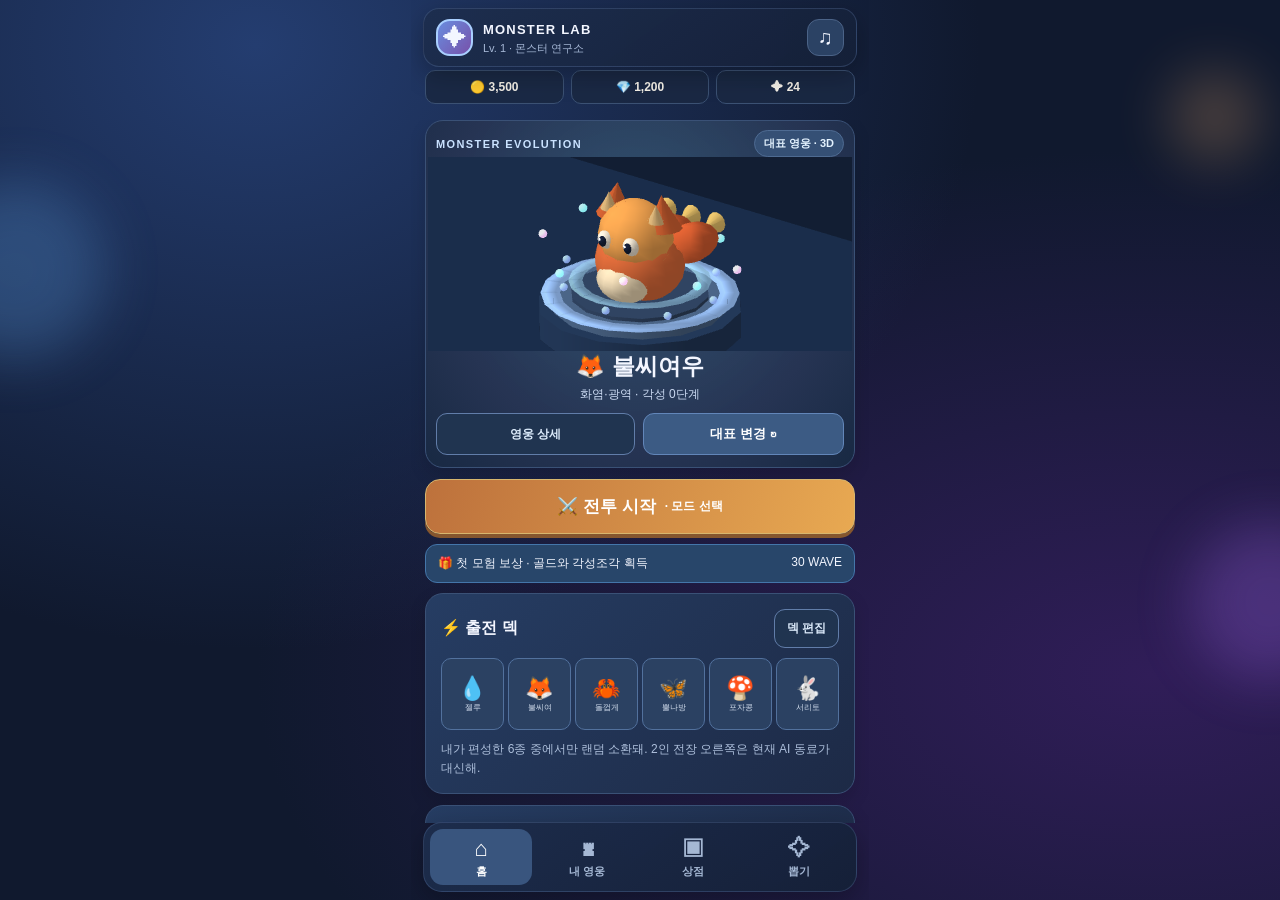
<file: index.html>
<!doctype html>
<html lang="ko">
<head>
<meta charset="utf-8"><meta name="viewport" content="width=device-width,initial-scale=1,maximum-scale=1,viewport-fit=cover,user-scalable=no"><meta name="theme-color" content="#111a32">
<title>MONSTER LAB — 폭주진화</title><style>
:root{color-scheme:dark;--bg:#10192e;--panel:#1c2b49;--border:#3a5075;--sky:#a6d3ff;--text:#f3f6ff;--muted:#a6b8d6;--gold:#ffce77;--purple:#ac8aff}*{box-sizing:border-box;-webkit-tap-highlight-color:transparent}html,body{margin:0;height:100%;overscroll-behavior:none;background:var(--bg);font-family:-apple-system,BlinkMacSystemFont,"Apple SD Gothic Neo","Malgun Gothic",Arial,sans-serif;color:var(--text)}button{font-family:inherit;color:inherit;border:0;cursor:pointer;font-size:inherit}button:disabled{opacity:.46;cursor:not-allowed}#app,.screen{position:relative;width:100%;height:100dvh;min-height:530px;overflow:hidden}.hidden{display:none!important}#ambient{position:fixed;inset:0;pointer-events:none;background:radial-gradient(ellipse at 20% 5%,#243d70 0,transparent 50%),radial-gradient(ellipse at 90% 75%,#301d58 0,transparent 55%),#10192e}.orb{position:absolute;display:block;border-radius:50%;filter:blur(28px);opacity:.25}.o1{height:180px;width:180px;top:20%;left:-75px;background:#67aef7}.o2{height:160px;width:160px;top:58%;right:-70px;background:#ab6ef9}.o3{height:90px;width:90px;top:8%;right:20px;background:#fbb56e}.glass{background:linear-gradient(145deg,rgba(29,46,78,.95),rgba(21,32,56,.96));border:1px solid rgba(127,161,218,.21);box-shadow:0 8px 26px #0004}.topbar{z-index:2;position:absolute;left:12px;right:12px;top:calc(env(safe-area-inset-top) + 8px);padding:10px 12px;border-radius:16px;display:flex;align-items:center;justify-content:space-between}.profile{display:flex;gap:10px;align-items:center}.profile b{font-size:13px;letter-spacing:1.2px}.profile small,.small-muted{display:block;font-size:11px;color:var(--muted);margin-top:3px}.portrait{width:37px;height:37px;display:grid;place-items:center;background:linear-gradient(130deg,#698ddf,#7751aa);border:2px solid #a9cfff;border-radius:14px;font-size:24px}.icon-btn,.round-btn{background:#2b4264;border:1px solid #4b6387;border-radius:12px;font-size:20px;width:37px;height:37px}.currency-bar{position:absolute;z-index:1;left:14px;right:14px;top:calc(env(safe-area-inset-top) + 70px);display:flex;gap:7px}.pill{flex:1;background:#1b2944e8;border:1px solid #3b5173;border-radius:10px;padding:9px 5px;text-align:center;color:#f5f1e8;font-size:12px;font-weight:700}.lobby-main{position:absolute;inset:calc(env(safe-area-inset-top) + 120px) 0 calc(env(safe-area-inset-bottom) + 77px);overflow-y:auto;overscroll-behavior:contain;padding:0 14px 20px;scrollbar-width:none}.lobby-main::-webkit-scrollbar{display:none}.bottom-nav{position:absolute;bottom:calc(env(safe-area-inset-bottom) + 8px);left:12px;right:12px;z-index:3;display:grid;grid-template-columns:repeat(4,1fr);padding:6px;border-radius:19px;gap:4px}.nav-item{background:transparent;border-radius:13px;padding:8px 0 6px;display:flex;flex-direction:column;align-items:center;gap:4px;font-size:11px;color:#a5b8d4;font-weight:700}.nav-item span{font-size:22px;line-height:23px}.nav-item.active{background:#39557e;color:white}.section-heading{font-size:20px;font-weight:900;letter-spacing:-.4px;margin:14px 2px 9px;display:flex;justify-content:space-between;align-items:center}.section-heading small{font-size:11px;color:var(--muted);font-weight:500}.card{border:1px solid #3a5176;background:linear-gradient(135deg,#263d63,#1d2a46);border-radius:18px;padding:15px;margin-bottom:11px;box-shadow:0 7px 18px #0002}.hero-showcase{padding:9px 10px 12px;background:radial-gradient(ellipse at center 35%,#406c87b0,#263453 65%,#182943);overflow:hidden}.eyebrow{font-size:11px;letter-spacing:1.4px;color:#cae2ff;font-weight:800}.showcase-stage{height:194px;position:relative;margin:0 -8px}.showcase-caption{text-align:center;margin:0}.showcase-caption h2{font-size:23px;margin:0 0 4px}.showcase-caption p{font-size:12px;color:#cbdaf2;margin:0 0 10px}.hero-stage{height:100%;width:100%;touch-action:pan-y}.main-cta{width:100%;border-radius:15px;border:1px solid #d7b66e;background:linear-gradient(110deg,#bd713c,#e8a952);padding:15px 12px;color:#fff;box-shadow:0 4px 0 #85562e;font-size:17px;font-weight:900;display:flex;align-items:center;justify-content:center;gap:9px}.main-cta:active{transform:translateY(2px);box-shadow:0 2px 0 #85562e}.secondary-btn{border-radius:11px;background:#3c5b84;border:1px solid #6286b9;padding:11px 13px;color:#fff;font-weight:800;font-size:13px}.outline-btn{border-radius:11px;background:#203450;border:1px solid #617da9;padding:10px 12px;color:#dbeafa;font-weight:700;font-size:12px}.two-buttons,.flex-row{display:flex;gap:8px;align-items:stretch}.two-buttons>*{flex:1}.hint{color:#adbfdb;font-size:12px;line-height:1.6}.hflex{display:flex;align-items:center;justify-content:space-between;gap:10px}.event-strip{border-radius:12px;background:#28466a;border:1px solid #4476aa;padding:10px 12px;font-size:12px;display:flex;justify-content:space-between;gap:8px;margin:10px 0}.chip{display:inline-flex;padding:5px 9px;background:#355075;border:1px solid #4e6b92;border-radius:20px;color:#e4f3ff;font-size:11px;font-weight:800}.hero-grid{display:grid;grid-template-columns:repeat(3,minmax(0,1fr));gap:8px}.hero-card{position:relative;min-width:0;background:linear-gradient(150deg,#30466b,#1e304d);border:1px solid #526e96;border-radius:14px;padding:10px 4px;display:flex;align-items:center;flex-direction:column;gap:4px}.hero-card.selected{outline:2px solid #f3cc82}.hero-card.locked{filter:grayscale(.7);opacity:.62}.hero-emoji{font-size:38px;line-height:47px}.hero-name{font-size:12px;font-weight:900;white-space:nowrap}.hero-meta{font-size:10px;color:#bbcae4}.deck-strip{display:grid;grid-template-columns:repeat(6,minmax(0,1fr));gap:4px;margin:10px 0}.deck-slot{aspect-ratio:.88;background:#2b4162;border:1px solid #52719d;border-radius:10px;text-align:center;font-size:23px;position:relative;padding:4px 0}.deck-slot small{display:block;font-size:8px;color:#d2dded}.deck-slot.editing{outline:2px solid #ffc568}.lobby-action{width:100%;padding:12px;border-radius:12px;background:linear-gradient(115deg,#426ca7,#5467b6);font-weight:800}.mini-stat{font-size:11px;color:#b7c9df}.row-split{display:flex;justify-content:space-between;gap:8px;align-items:center;margin:8px 0}.info-panel{background:#15243d;border-radius:12px;padding:12px;border:1px solid #354c70}.meter{height:9px;border-radius:20px;background:#162943;overflow:hidden}.meter>div{height:100%;background:linear-gradient(90deg,#6ca2ec,#b7dafc);border-radius:20px}.shop-row{display:flex;align-items:center;gap:12px;border-bottom:1px solid #3b4f6f;padding:11px 0}.shop-row:last-child{border-bottom:0}.shop-icon{width:53px;height:53px;display:grid;place-items:center;font-size:32px;background:#3b5476;border-radius:13px}.shop-detail{flex:1;min-width:0}.shop-detail b{font-size:13px}.shop-detail small{font-size:11px;color:#bfd2ed;display:block;margin-top:4px}.small-action{border-radius:10px;padding:10px;background:linear-gradient(145deg,#416d9c,#3d5487);font-weight:800;font-size:12px;white-space:nowrap}.gacha-orb{height:164px;display:grid;place-items:center;font-size:95px;position:relative;text-shadow:0 0 22px #cfaffc;animation:float 3s ease-in-out infinite}.gacha-orb:before{content:"";position:absolute;width:160px;height:160px;border:2px solid #9e8ada88;transform:rotate(-18deg);border-radius:50%;box-shadow:0 0 30px #9f71db6b}.gacha-orb:after{content:"";position:absolute;width:125px;height:125px;border:1px dashed #e2bdffbb;border-radius:50%;animation:spin 12s linear infinite}@keyframes spin{to{transform:rotate(360deg)}}@keyframes float{50%{transform:translateY(-8px)}}.pull-button{padding:15px 7px;border-radius:12px;background:linear-gradient(120deg,#5d5cab,#8d69b0);border:1px solid #b697df;font-weight:900;flex:1}.pull-button.gold{background:linear-gradient(120deg,#a26640,#db9c61);border-color:#e7bf7d}.result-grid{display:grid;grid-template-columns:repeat(5,1fr);gap:6px}.result-card{background:#2f4566;border-radius:10px;padding:8px 2px;text-align:center;border:1px solid #55749f}.result-card span{font-size:26px;display:block}.result-card small{font-size:10px;color:#dbe6f8}.rarity-전설{border-color:#f6c765!important}.rarity-신화{border-color:#df9aff!important;box-shadow:0 0 10px #b286fb88}.mode-picker{display:grid;grid-template-columns:repeat(2,1fr);gap:8px;margin:11px 0}.mode-option{border:1px solid #4a638b;background:#293f60;padding:9px;border-radius:10px;text-align:center;font-size:12px}.mode-option.on{border-color:#ffc77a;background:#50476c}.mode-option b{display:block;font-size:14px;margin-bottom:4px}.mode-option small{color:#a8c1e3}.battle-header{z-index:3;position:absolute;top:calc(env(safe-area-inset-top) + 6px);left:8px;right:8px;border-radius:15px;padding:8px 10px}.battle-row,.battle-stats{display:flex;justify-content:space-between;align-items:center;gap:8px}.battle-row{margin-bottom:7px}.battle-wave{display:flex;flex-direction:column;gap:3px;align-items:center}.battle-wave b{font-size:14px;letter-spacing:.5px}.battle-wave small{font-size:10px;color:#bad5ef}.mode-tag{font-size:10px;background:#40547c;padding:7px 8px;border-radius:8px}.round-btn{width:27px;height:27px;font-size:22px}.hp-track{height:8px;border-radius:20px;background:#37273f;overflow:hidden}.hp-track>div{height:100%;width:100%;background:linear-gradient(90deg,#f66b7e,#ffc0a6)}.battle-stats{font-size:12px;color:#eff6ff;margin-top:8px}.battle-stats span:nth-child(2){color:#ffe2a4}.battle-stats span:nth-child(3){color:#a1e2ff}#allyTag{font-size:10px;color:#bacded}.boss-wrap{margin-top:9px;text-align:center}.boss-wrap b{display:block;font-size:11px;color:#ffd0cb;margin-bottom:4px}.boss-track{height:6px;border-radius:10px;background:#452535;overflow:hidden}.boss-track>div{height:100%;width:100%;background:linear-gradient(90deg,#e85370,#ffb487)}.scene-box{position:absolute;top:calc(env(safe-area-inset-top) + 102px);bottom:calc(env(safe-area-inset-bottom) + 228px);left:0;right:0;overflow:hidden;touch-action:none;background:radial-gradient(circle at 50% 48%,#223956,#142035)}canvas{display:block;width:100%;height:100%;touch-action:none}.scene-label{position:absolute;z-index:1;top:48%;font-size:10px;color:#f0f5ffbb;pointer-events:none;background:#172943aa;padding:5px 7px;border-radius:8px}.p1-label{left:2px}.p2-label{right:2px}.toast-battle{position:absolute;pointer-events:none;bottom:17px;left:5%;right:5%;text-align:center;font-size:12px;font-weight:800;text-shadow:0 2px 5px #061126;transition:opacity .25s;opacity:0}.toast-battle.show{opacity:1}.wave-stamp{position:absolute;top:30%;width:100%;text-align:center;font-size:24px;font-weight:1000;color:#ffdc92;text-shadow:0 4px 15px #000;opacity:0;transform:scale(.9);transition:all .25s;pointer-events:none}.wave-stamp.show{opacity:1;transform:scale(1)}.selection-bubble{position:absolute;left:8px;bottom:8px;background:#14223fe8;border:1px solid #81a9e6;border-radius:9px;padding:7px 10px;font-size:11px;max-width:75%;pointer-events:none}.battle-bottom{position:absolute;bottom:calc(env(safe-area-inset-bottom) + 5px);left:7px;right:7px;z-index:3;border-radius:17px;padding:8px}.battle-bars{display:flex;gap:10px;margin-bottom:8px}.gauge-wrap{flex:1;min-width:0;display:grid;grid-template-columns:auto 1fr auto;align-items:center;gap:4px;font-size:9px;color:#c9d8f0}.gauge-wrap b{font-size:10px}.gauge{height:7px;background:#1c273e;border-radius:10px;overflow:hidden}.gauge>div{background:linear-gradient(90deg,#f9a35c,#ffe08c);height:100%;width:0}.gauge.duo>div{background:linear-gradient(90deg,#9976da,#c4b4fa)}.battle-buttons{display:grid;grid-template-columns:1.1fr 1fr 1fr;gap:6px}.battle-buttons.second{grid-template-columns:1fr 1fr;margin-top:6px}.action-btn{border-radius:11px;border:1px solid #668bb9;padding:8px 3px;display:flex;flex-direction:column;gap:3px;align-items:center;background:linear-gradient(140deg,#3b648c,#2e4a73);min-width:0}.action-btn b{font-size:12px;white-space:nowrap}.action-btn small{font-size:9px;color:#d2e3f9;white-space:nowrap}.action-btn.summon{background:linear-gradient(135deg,#b96c40,#d99e53);border-color:#ffc078}.action-btn.ultimate{background:linear-gradient(135deg,#b85645,#7f4577);border-color:#d9858d}.action-btn.cooperate{background:linear-gradient(135deg,#745bb9,#535daa);border-color:#b7a6f2}.battle-hint{text-align:center;font-size:10px;color:#b3c7df;margin-top:7px;min-height:13px}.modal-layer{position:fixed;z-index:20;inset:0;display:grid;place-items:center;padding:18px}.modal-backdrop{position:absolute;inset:0;background:#030813b9;backdrop-filter:blur(4px)}.modal{position:relative;width:100%;max-width:410px;max-height:80dvh;overflow-y:auto;border-radius:20px;padding:18px;box-shadow:0 18px 100px #000b}.modal h2{font-size:20px;margin:0 0 10px}.modal h3{font-size:15px;margin:0 0 8px}.modal p{color:#b8c8e0;font-size:13px;line-height:1.55;margin:5px 0 12px}.modal-actions{display:flex;gap:8px;margin-top:14px}.modal-actions>*{flex:1}.modal .cross{position:absolute;right:13px;top:12px;font-size:22px;background:transparent}.toast{position:fixed;z-index:50;left:50%;bottom:calc(env(safe-area-inset-bottom) + 88px);transform:translateX(-50%) translateY(10px);background:#334f73f2;border:1px solid #91b0dd;border-radius:13px;padding:10px 15px;opacity:0;pointer-events:none;transition:opacity .3s,transform .3s;font-size:12px;max-width:90%;white-space:nowrap}.toast.visible{opacity:1;transform:translateX(-50%) translateY(0)}.mini-switch{display:flex;align-items:center;gap:6px;font-size:11px;color:#cfe0f5}.mini-switch input{accent-color:#a4a0ff}.separator{height:1px;background:#415577;margin:10px 0}.color-dot{display:inline-block;width:8px;height:8px;border-radius:50%;background:#baf2ff;margin-right:4px}.pill-tag{display:inline-block;border:1px solid #5a7194;border-radius:7px;padding:3px 6px;font-size:10px;color:#c4d6f2}.turn-indicator{background:#37446a;padding:9px;border-radius:10px;text-align:center;font-weight:800;font-size:12px} @media(max-width:360px){.battle-bottom{padding:6px}.scene-box{bottom:calc(env(safe-area-inset-bottom) + 210px)}.action-btn b{font-size:11px}.topbar{padding:8px}.lobby-main{padding-left:10px;padding-right:10px}}@media(min-width:620px){#app{max-width:460px;margin:auto;border-left:1px solid #34456a;border-right:1px solid #34456a}.screen{max-width:460px}.modal-layer{left:50%;width:460px;transform:translateX(-50%)}}

.selection-bubble{display:flex;align-items:center;gap:6px;justify-content:space-between;pointer-events:auto}.selection-bubble span{flex:1}.selection-bubble button{background:#3c6385;border:1px solid #85b5e0;border-radius:8px;padding:5px 8px;font-size:11px;white-space:nowrap}
</style>
</head>
<body>
<div id="app">
  <div id="ambient"><span class="orb o1"></span><span class="orb o2"></span><span class="orb o3"></span></div>
  <div id="lobby" class="screen">
    <header class="topbar glass">
      <div class="profile"><div class="portrait">✦</div><div><b>MONSTER LAB</b><small>Lv. <span id="playerLevel">1</span> · 몬스터 연구소</small></div></div>
      <button id="audioBtn" class="icon-btn" title="효과음">♫</button>
    </header>
    <div class="currency-bar">
      <div class="pill">🟡 <span id="goldVal">0</span></div><div class="pill">💎 <span id="gemVal">0</span></div><div class="pill">✦ <span id="shardVal">0</span></div>
    </div>
    <main id="lobbyMain" class="lobby-main"></main>
    <nav class="bottom-nav glass" aria-label="메인 메뉴">
      <button data-tab="home" class="nav-item active"><span>⌂</span>홈</button>
      <button data-tab="heroes" class="nav-item"><span>♜</span>내 영웅</button>
      <button data-tab="shop" class="nav-item"><span>▣</span>상점</button>
      <button data-tab="gacha" class="nav-item"><span>✧</span>뽑기</button>
    </nav>
  </div>
  <div id="battle" class="screen hidden">
    <div class="battle-header glass">
      <div class="battle-row"><button id="exitBattle" class="round-btn">‹</button><div class="battle-wave"><b id="waveText">WAVE 1 / 30</b><small id="battleTime">00:00</small></div><span id="battleMode" class="mode-tag">일반</span></div>
      <div class="hp-track"><div id="hpFill"></div></div>
      <div class="battle-stats"><span>♥ <b id="hpText">100</b></span><span>⚡ <b id="energyText">200</b></span><span>✧ <b id="stoneText">0</b></span><span id="allyTag">🤝 AI 동료</span></div>
      <div id="bossBarWrap" class="boss-wrap hidden"><b id="bossName">보스</b><div class="boss-track"><div id="bossFill"></div></div></div>
    </div>
    <div id="battleScene" class="scene-box">
      <div class="scene-label p1-label">내 몬스터</div><div class="scene-label p2-label">동료 진영</div>
      <div id="toastBattle" class="toast-battle"></div>
      <div id="waveStamp" class="wave-stamp"></div>
      <div id="selectionBubble" class="selection-bubble hidden"></div>
    </div>
    <div class="battle-bottom glass">
      <div class="battle-bars"><div class="gauge-wrap"><span>⚔️ 궁극기</span><div class="gauge"><div id="ultFill"></div></div><b id="ultText">0%</b></div><div class="gauge-wrap"><span>🤝 협동</span><div class="gauge duo"><div id="coopFill"></div></div><b id="coopText">0%</b></div></div>
      <div class="battle-buttons">
        <button id="summonBtn" class="action-btn summon"><b>✦ 소환</b><small id="summonCost">에너지 50</small></button>
        <button id="mergeBtn" class="action-btn merge"><b>⇪ 합성</b><small>동일 영웅 ×2</small></button>
        <button id="upgradeBtn" class="action-btn upgrade"><b>✧ 마석 강화</b><small>공격력 · 공속</small></button>
      </div>
      <div class="battle-buttons second"><button id="ultimateBtn" class="action-btn ultimate"><b>🔥 궁극기</b><small>★3 선택</small></button><button id="coopBtn" class="action-btn cooperate"><b>🤝 협동 융합</b><small>공동 게이지 100</small></button></div>
      <div class="battle-hint" id="battleHint">빈 칸을 터치해 보거나 소환 버튼을 눌러봐!</div>
    </div>
  </div>
  <div id="modalLayer" class="modal-layer hidden"><div class="modal-backdrop" id="modalBackdrop"></div><div id="modalContent" class="modal glass" role="dialog" aria-modal="true"></div></div>
  <div id="toast" class="toast"></div>
</div>
<script>
/* MONSTER LAB miniature 3D renderer — raw WebGL, no CDN dependencies. */
(function(){'use strict';
const M={
  ident(){return [1,0,0,0,0,1,0,0,0,0,1,0,0,0,0,1]},
  multiply(a,b){const o=new Array(16);for(let c=0;c<4;c++)for(let r=0;r<4;r++){let v=0;for(let k=0;k<4;k++)v+=a[k*4+r]*b[c*4+k];o[c*4+r]=v;}return o},
  translate(x,y,z){const m=M.ident();m[12]=x;m[13]=y;m[14]=z;return m},
  scale(x,y,z){const m=M.ident();m[0]=x;m[5]=y;m[10]=z;return m},
  rx(a){let c=Math.cos(a),s=Math.sin(a);return[1,0,0,0,0,c,s,0,0,-s,c,0,0,0,0,1]},
  ry(a){let c=Math.cos(a),s=Math.sin(a);return[c,0,-s,0,0,1,0,0,s,0,c,0,0,0,0,1]},
  rz(a){let c=Math.cos(a),s=Math.sin(a);return[c,s,0,0,-s,c,0,0,0,0,1,0,0,0,0,1]},
  orthographic(l,r,b,t,n,f){return[2/(r-l),0,0,0,0,2/(t-b),0,0,0,0,-2/(f-n),0,-(r+l)/(r-l),-(t+b)/(t-b),-(f+n)/(f-n),1]},
  lookAt(eye,at,up){let z=norm(sub(eye,at)),x=norm(cross(up,z)),y=cross(z,x);return[x[0],y[0],z[0],0,x[1],y[1],z[1],0,x[2],y[2],z[2],0,-dot(x,eye),-dot(y,eye),-dot(z,eye),1]},
  mulVec(a,v){return [a[0]*v[0]+a[4]*v[1]+a[8]*v[2]+a[12]*v[3],a[1]*v[0]+a[5]*v[1]+a[9]*v[2]+a[13]*v[3],a[2]*v[0]+a[6]*v[1]+a[10]*v[2]+a[14]*v[3],a[3]*v[0]+a[7]*v[1]+a[11]*v[2]+a[15]*v[3]]}
};
function sub(a,b){return a.map((v,i)=>v-b[i])}function dot(a,b){return a[0]*b[0]+a[1]*b[1]+a[2]*b[2]}function cross(a,b){return[a[1]*b[2]-a[2]*b[1],a[2]*b[0]-a[0]*b[2],a[0]*b[1]-a[1]*b[0]]}function norm(a){const n=Math.hypot(...a)||1;return a.map(x=>x/n)}
function hex(c){if(typeof c==='number')return[(c>>16&255)/255,(c>>8&255)/255,(c&255)/255];let h=c.replace('#','');if(h.length===3)h=h.split('').map(x=>x+x).join('');return[parseInt(h.slice(0,2),16)/255,parseInt(h.slice(2,4),16)/255,parseInt(h.slice(4,6),16)/255]}
function meshSphere(rows=8,cols=12){let p=[],n=[],idx=[];for(let y=0;y<=rows;y++){let a=Math.PI*y/rows;for(let x=0;x<=cols;x++){let b=x/cols*Math.PI*2;let vx=Math.sin(a)*Math.cos(b),vy=Math.cos(a),vz=Math.sin(a)*Math.sin(b);p.push(vx,vy,vz);n.push(vx,vy,vz);}}
for(let y=0;y<rows;y++)for(let x=0;x<cols;x++){let i=y*(cols+1)+x;idx.push(i,i+cols+1,i+1,i+1,i+cols+1,i+cols+2)}return{p,n,idx}}
function meshBox(){let p=[],n=[],idx=[];let faces=[[[1,0,0],[[.5,-.5,-.5],[.5,-.5,.5],[.5,.5,-.5],[.5,.5,.5]]],[[-1,0,0],[[-.5,-.5,.5],[-.5,-.5,-.5],[-.5,.5,.5],[-.5,.5,-.5]]],[[0,1,0],[[-.5,.5,-.5],[.5,.5,-.5],[-.5,.5,.5],[.5,.5,.5]]],[[0,-1,0],[[-.5,-.5,.5],[.5,-.5,.5],[-.5,-.5,-.5],[.5,-.5,-.5]]],[[0,0,1],[[.5,-.5,.5],[-.5,-.5,.5],[.5,.5,.5],[-.5,.5,.5]]],[[0,0,-1],[[-.5,-.5,-.5],[.5,-.5,-.5],[-.5,.5,-.5],[.5,.5,-.5]]]];for(let face of faces){let i=p.length/3;for(const pt of face[1]){p.push(...pt);n.push(...face[0])}idx.push(i,i+1,i+2,i+2,i+1,i+3)}return{p,n,idx}}
function meshCylinder(segments=14,top=1,bottom=1){let p=[],n=[],idx=[];for(let i=0;i<=segments;i++){let a=i*Math.PI*2/segments,c=Math.cos(a),s=Math.sin(a);p.push(c*bottom,-.5,s*bottom,c*top,.5,s*top);n.push(c,0,s,c,0,s)}for(let i=0;i<segments;i++){let v=i*2;idx.push(v,v+1,v+2,v+2,v+1,v+3)}for(let side of [-1,1]){let ct=p.length/3;p.push(0,side*.5,0);n.push(0,side,0);for(let i=0;i<=segments;i++){let a=i*2*Math.PI/segments,r=side===1?top:bottom;p.push(Math.cos(a)*r,side*.5,Math.sin(a)*r);n.push(0,side,0)}for(let i=0;i<segments;i++){if(side===1)idx.push(ct,ct+i+1,ct+i+2);else idx.push(ct,ct+i+2,ct+i+1)}}return{p,n,idx}}
function meshTorus(segments=20,sides=6){let p=[],n=[],idx=[];for(let i=0;i<=segments;i++){let a=i*Math.PI*2/segments,c=Math.cos(a),s=Math.sin(a);for(let j=0;j<=sides;j++){let b=j*Math.PI*2/sides,cb=Math.cos(b),sb=Math.sin(b);p.push((1+.11*cb)*c,(1+.11*cb)*s,.11*sb);n.push(cb*c,cb*s,sb)}}for(let i=0;i<segments;i++)for(let j=0;j<sides;j++){let k=i*(sides+1)+j;idx.push(k,k+1,k+sides+1,k+1,k+sides+2,k+sides+1)}return{p,n,idx}}
class Renderer{
 constructor(){this.canvas=document.createElement('canvas');this.canvas.id='threeD';this.canvas.setAttribute('aria-label','실시간 3D 몬스터 전장');this.gl=this.canvas.getContext('webgl',{antialias:true,alpha:false,powerPreference:'default'});this.ok=!!this.gl;this.mode='none';this.parent=null;this.proj=M.ident();this.view=M.ident();this.vp=M.ident();this._time=0;this.anims=[];this.shapes={};this.heroMap=[];this.lastFrame=0;this.reduce=matchMedia('(prefers-reduced-motion: reduce)').matches;this.canvas.addEventListener('pointerdown',e=>this.pointer(e));if(!this.ok){this.ctx=this.canvas.getContext('2d');this.start();return}const gl=this.gl;const vs=`attribute vec3 pos;attribute vec3 nor;uniform mat4 P;uniform mat4 V;uniform mat4 Model;varying float lit;void main(){vec3 n=normalize(mat3(Model)*nor);lit=.61+max(0.,dot(n,normalize(vec3(-.48,1.,.76))))*.43;gl_Position=P*V*Model*vec4(pos,1.);}`;
 const fs=`precision mediump float;uniform vec4 color;uniform float glow;varying float lit;void main(){gl_FragColor=vec4(color.rgb*(lit+glow),color.a);}`;let v=this.shader(gl.VERTEX_SHADER,vs),f=this.shader(gl.FRAGMENT_SHADER,fs);let prog=gl.createProgram();gl.attachShader(prog,v);gl.attachShader(prog,f);gl.linkProgram(prog);if(!gl.getProgramParameter(prog,gl.LINK_STATUS))throw Error(gl.getProgramInfoLog(prog));this.program=prog;gl.useProgram(prog);this.uniforms={P:gl.getUniformLocation(prog,'P'),V:gl.getUniformLocation(prog,'V'),Model:gl.getUniformLocation(prog,'Model'),color:gl.getUniformLocation(prog,'color'),glow:gl.getUniformLocation(prog,'glow')};this.attrs={pos:gl.getAttribLocation(prog,'pos'),nor:gl.getAttribLocation(prog,'nor')};gl.enable(gl.DEPTH_TEST);gl.depthFunc(gl.LEQUAL);gl.enable(gl.BLEND);gl.blendFunc(gl.SRC_ALPHA,gl.ONE_MINUS_SRC_ALPHA);gl.disable(gl.CULL_FACE);let models={sphere:meshSphere(),ball:meshSphere(10,16),box:meshBox(),cylinder:meshCylinder(),cone:meshCylinder(12,0,1),torus:meshTorus()};for(let [key,shape] of Object.entries(models))this.shapes[key]=this.bufferMesh(shape);this.start();}
 shader(type,src){let s=this.gl.createShader(type);this.gl.shaderSource(s,src);this.gl.compileShader(s);if(!this.gl.getShaderParameter(s,this.gl.COMPILE_STATUS))throw Error(this.gl.getShaderInfoLog(s));return s}
 bufferMesh(data){let gl=this.gl;let vp=gl.createBuffer(),vn=gl.createBuffer(),ib=gl.createBuffer();gl.bindBuffer(gl.ARRAY_BUFFER,vp);gl.bufferData(gl.ARRAY_BUFFER,new Float32Array(data.p),gl.STATIC_DRAW);gl.bindBuffer(gl.ARRAY_BUFFER,vn);gl.bufferData(gl.ARRAY_BUFFER,new Float32Array(data.n),gl.STATIC_DRAW);gl.bindBuffer(gl.ELEMENT_ARRAY_BUFFER,ib);gl.bufferData(gl.ELEMENT_ARRAY_BUFFER,new Uint16Array(data.idx),gl.STATIC_DRAW);return{vp,vn,ib,count:data.idx.length}}
 attach(parent,mode){if(!parent)return;if(this.parent!==parent){parent.appendChild(this.canvas);this.parent=parent}this.mode=mode;this.resize();}
 resize(){if(!this.parent)return;let w=this.parent.clientWidth,h=this.parent.clientHeight;if(!w||!h)return;let d=Math.min(devicePixelRatio||1,1.55);let cw=Math.round(w*d),ch=Math.round(h*d);if(this.canvas.width!==cw||this.canvas.height!==ch){this.canvas.width=cw;this.canvas.height=ch;if(this.gl)this.gl.viewport(0,0,cw,ch)}this.w=w;this.h=h;if(!this.ok)return;const aspect=w/h;if(this.mode==='home'){let half=3.4;this.proj=M.orthographic(-half,half,-half/aspect,half/aspect,-40,65);this.view=M.lookAt([6,5,8],[0,.65,0],[0,1,0]);}else{let half=6.6;this.proj=M.orthographic(-half,half,-half/aspect,half/aspect,-65,65);this.view=M.lookAt([0,19,18],[0,0,0],[0,1,0]);}this.vp=M.multiply(this.proj,this.view);}
 start(){const tick=(ts)=>{requestAnimationFrame(tick);if(!this.parent||this.mode==='none'||document.hidden)return;const delta=ts-this.lastFrame;if(delta<30)return;this.lastFrame=ts;this._time=ts/1000;this.resize();try{this.render(this._time)}catch(e){console.error('WebGL draw:',e);this.mode='none'}};requestAnimationFrame(tick)}
 draw(kind,color,x,y,z,sx,sy,sz,ry=0,rx=0,rz=0,alpha=1,glow=0){if(!this.ok)return;let gl=this.gl,mesh=this.shapes[kind];if(!mesh)return;let model=M.multiply(M.translate(x,y,z),M.multiply(M.ry(ry),M.multiply(M.rx(rx),M.multiply(M.rz(rz),M.scale(sx,sy,sz)))));gl.uniformMatrix4fv(this.uniforms.Model,false,new Float32Array(model));let c=hex(color);gl.uniform4f(this.uniforms.color,...c,alpha);gl.uniform1f(this.uniforms.glow,glow);gl.bindBuffer(gl.ARRAY_BUFFER,mesh.vp);gl.vertexAttribPointer(this.attrs.pos,3,gl.FLOAT,false,0,0);gl.enableVertexAttribArray(this.attrs.pos);gl.bindBuffer(gl.ARRAY_BUFFER,mesh.vn);gl.vertexAttribPointer(this.attrs.nor,3,gl.FLOAT,false,0,0);gl.enableVertexAttribArray(this.attrs.nor);gl.bindBuffer(gl.ELEMENT_ARRAY_BUFFER,mesh.ib);gl.drawElements(gl.TRIANGLES,mesh.count,gl.UNSIGNED_SHORT,0)}
 render(t){if(!this.ok){this.renderFallback(t);return;}let gl=this.gl;gl.clearColor(.072,.119,.20,1);gl.clear(gl.COLOR_BUFFER_BIT|gl.DEPTH_BUFFER_BIT);gl.useProgram(this.program);gl.uniformMatrix4fv(this.uniforms.P,false,new Float32Array(this.proj));gl.uniformMatrix4fv(this.uniforms.V,false,new Float32Array(this.view));if(this.mode==='home')this.home(t);else if(this.mode==='battle')this.battle(t)}
 basePlatform(t){this.draw('cylinder','#263d60',0,-.45,0,1.65,.45,1.65,0,0,0,1);this.draw('cylinder','#516d91',0,-.18,0,1.43,.17,1.43);this.draw('torus','#93b9ee',0,-.03,0,1.44,1.44,.13,0,Math.PI/2,0,.9,.22);this.draw('cylinder','#344969',0,-.03,0,1.12,.06,1.12);for(let k=0;k<8;k++){let a=k*Math.PI/4+t*.13;this.draw('ball','#8eacf0',Math.sin(a)*1.3,.2+Math.sin(t*2+a)*.12,Math.cos(a)*1.3,.065,.065,.065,0,0,0,.85,.4)}}
 home(t){this.draw('box','#1c3051',0,-.83,0,14,.18,10);this.basePlatform(t);let hero=window.MonsterApp?.showcaseHero?.()||{id:'fox',star:3,awake:0};this.hero(hero.id,0,0,hero.star||3,hero.awake||0,0,t,1.3,true);for(let j=0;j<8;j++){const a=j*2*Math.PI/8+t*.3;this.draw('ball',j%2?'#87e3e9':'#e8b8ff',Math.sin(a)*1.58,.7+Math.sin(t*1.5+j)*.22,Math.cos(a)*1.58,.07,.07,.07,0,0,0,.9,.5)}}
 path(t,lane=0){let z=-7.45+14.9*t;let x=t<.18?(lane===0?-1.03:1.03)*(1-t/.18):Math.sin((t-.18)*Math.PI*2.4)*.44;return{x,z}}
 stage(){this.draw('box','#152b40',0,-.57,0,13.5,.52,18.4);this.draw('box','#305b5a',0,-.27,0,12.55,.12,17.6);this.draw('box','#436f5b',0,-.18,0,12.12,.12,17.22);for(let i=0;i<38;i++){let u=i/37,p=this.path(u,0);this.draw('box',i%2?'#647d7b':'#738e89',p.x,-.072,p.z,2.22,.08,.53,Math.cos(u*9)*.07)}for(let l of [0,1])for(let i=0;i<7;i++){let u=i*.023,p=this.path(u,l);this.draw('box','#688981',p.x,-.073,p.z,1.27,.075,.37)}
  for(let i=0;i<7;i++){let z=-6.5+i*2.1;for(let side of [-1,1]){let x=side*(5.6+(i%2)*.2);this.draw('cone','#33595b',x,.25,z,.45,.8,.45,0,0,0,.9);this.draw('cone','#50856e',x,.74,z,.27,.68,.27);if(i%2===1){this.draw('sphere','#f3bb83',x+side*.38,.18,z+.4,.1,.14,.1)}}}
  for(let i=0;i<5;i++){this.draw('sphere','#345d6b',-5.5+(i%2)*.3,-.02,-7.2+i*3,.32,.21,.31);this.draw('sphere','#496d7a',5.5-(i%2)*.3,-.03,-7+i*3,.3,.25,.3)}
  for(let lane=0;lane<2;lane++){let x=lane===0?-1.03:1.03;this.draw('cylinder','#604779',x,.1,-7.85,.46,.6,.46);this.draw('torus','#c995fa',x,.57,-7.85,.45,.45,.14,0,Math.PI/2,0,1,.3)}
  this.draw('box','#546b86',0,.06,8.03,2,.45,1.22);this.draw('cylinder','#7eacdf',0,.53,8.05,.65,.65,.65);this.draw('cone','#9ef1fb',0,1.12,8.05,.43,.93,.43,0,0,0,.95,.3);this.draw('sphere','#b4ffff',0,1.72,8.05,.24,.3,.24,0,0,0,.9,.7);
  for(let side of [-1,1])for(let r=0;r<4;r++)for(let col=0;col<2;col++){let x=side*(2.55+2.22*col),z=-5.2+r*3.45;this.draw('cylinder',side<0?'#3a6e94':'#715989',x,-.025,z,.78,.21,.78);this.draw('torus',side<0?'#8ccfff':'#cba8fc',x,.12,z,.61,.61,.08,0,Math.PI/2,0,.85,.28);}
  this.draw('cylinder','#7160a5',0,-.02,.1,.45,.22,.45);this.draw('torus','#c9a5ff',0,.12,.1,.5,.5,.09,0,Math.PI/2,0,.9,.35);
 }
 project(x,y,z){if(!this.ok)return this.fallbackProject(x,y,z);const p=M.mulVec(this.vp,[x,y,z,1]);if(!p[3])return {x:-100,y:-100};return{x:(p[0]/p[3]*.5+.5)*this.w,y:(1-(p[1]/p[3]*.5+.5))*this.h}}
 pointer(e){if(this.mode!=='battle')return;let rect=this.canvas.getBoundingClientRect(),x=e.clientX-rect.left,y=e.clientY-rect.top;let slots=window.MonsterApp?.battleSlots?.()||[];let best=null,dist=48;for(let s of slots){if(s.team!==0)continue;let p=this.project(s.x,.85,s.z);let dd=Math.hypot(p.x-x,p.y-y);if(dd<dist){dist=dd;best=s}}if(best)window.MonsterApp?.selectSlot?.(best.index);}
 ring(x,z,col,scale=1){this.draw('torus',col,x,.09,z,.62*scale,.62*scale,.075,0,Math.PI/2,0,.9,.36)}
 hero(id,x,z,star=1,awake=0,team=0,t=0,scale=1,showcase=false,selected=false){const base=star>=3?1.21:star===2?1.09:1;let s=scale*base;let bob=Math.sin(t*2.7+x*2+z)*.052;const y=.63+bob;const P=(mesh,color,dx,dy,dz,sx,sy,sz,ry=0,rx=0,rz=0,glow=0)=>this.draw(mesh,color,x+dx*s,y+dy*s,z+dz*s,sx*s,sy*s,sz*s,ry,rx,rz,1,glow);
 if(!showcase){this.ring(x,z,selected?'#ffeaa6':team===0?'#90ceff':'#d8a8ff',selected?1.18:1);this.draw('sphere','#172b4a',x,.18,z,.49*s,.14,.34*s,0,0,0,.5)}
 if(star===3){this.draw('torus',team===0?'#a4dafa':'#cdb7ff',x,.19,z,.66*s,.66*s,.03,0,Math.PI/2,0,.4,.2)}
 const eye=(dx,dy,dz,size=.08)=>{P('sphere','#fff4e1',dx,dy,dz,size*1.3,size*1.3,size*.7);P('sphere','#17223d',dx,dy,dz+.055,size*.62,size*.78,size*.33);P('sphere','#ffffff',dx-.022,dy+.025,dz+.08,size*.22,size*.2,size*.1,0,0,0,.4)};
 switch(id){
 case 'slime':P('ball',star===3?'#4dd4de':'#6edaf2',0,0,0,.51,.49,.47,0,0,0,.08);P('ball','#b8f6ff',-.16,.1,.32,.17,.22,.14,0,0,0,.25);P('cone','#5ce4e9',0,.47,0,.16,.23,.16,0,0,0,.12);eye(-.17,.09,.39);eye(.17,.09,.39);if(star===3){for(let i=0;i<3;i++){let a=i*Math.PI*2/3+t*.7;P('ball','#6cd9ff',Math.cos(a)*.66,Math.sin(t+i)*.12-.11,Math.sin(a)*.43,.17,.16,.17)}}break;
 case 'fox':P('ball',star===3?'#eb723e':'#ff9d4b',0,-.04,0,.49,.40,.42);P('ball','#ffe9c2',0,-.17,.29,.31,.21,.19);P('sphere','#ffac54',0,.27,.07,.41,.39,.35);for(let side of [-1,1]){P('cone','#ef6f39',side*.3,.59,.01,.19,.37,.18,0,0,side*.12);P('cone','#ffd28d',side*.3,.61,.13,.095,.19,.08);}eye(-.16,.29,.37,.075);eye(.16,.29,.37,.075);for(let j=0;j<(star===3?3:star===2?2:1);j++){let dx=(j-(star===3?1:star===2?.5:0))*.31,angle=Math.sin(t*2+j)*.2;P('sphere','#e96635',dx,.09,-.46,.16,.21,.42,0,angle,.28*dx);P('cone','#ffd575',dx,.17,-.78,.11,.22,.11,0,1.54)}break;
 case 'moth':P('sphere','#dca0ee',0,0,0,.31,.43,.33);P('sphere','#f7d2ff',0,.27,.15,.36,.3,.32);for(let side of [-1,1]){P('sphere','#ae7ef0',side*.51,.06,-.1,.46,.48,.11,0,0,side*(.2+Math.sin(t*7)*.14));P('sphere','#6ad7c7',side*.73,-.19,-.11,.29,.31,.09,0,0,side*(-.15+Math.sin(t*7)*.11));P('cone','#675ebf',side*.18,.59,.05,.07,.28,.07,0,0,side*.3);}eye(-.13,.29,.425,.065);eye(.13,.29,.425,.065);if(star===3){P('sphere','#ceb2fa',0,.17,-.23,.72,.09,.2)}break;
 case 'crab':P('sphere','#8d9b9c',0,.0,0,.55,.33,.48);P('sphere','#b9a48e',0,.18,.06,.47,.27,.39);for(let side of [-1,1]){for(let i=0;i<3;i++)P('box','#697f82',side*.47,-.27,-.27+i*.25,.4,.1,.14,0,0,side*.26);P('sphere','#93a1a6',side*.72,.13,.29,.29,.28,.3);P('cone','#c7aba3',side*.9,.25,.42,.17,.34,.15,0,0,side*.4);}eye(-.18,.33,.4,.08);eye(.18,.33,.4,.08);if(star===3){P('cone','#bbc7c6',0,.54,-.2,.35,.34,.32)}break;
 case 'spore':P('sphere','#e7d4a5',0,-.21,0,.29,.35,.27);P('sphere',star===3?'#7ac9b1':'#79c47d',0,.25,0,.56,.27,.56);P('sphere','#a3e7ae',0,.36,.03,.43,.24,.42);for(let i=0;i<5;i++){let a=i*Math.PI*2/5;P('sphere','#f1dfa4',Math.sin(a)*.31,.43,Math.cos(a)*.3,.09,.055,.09)}eye(-.14,-.13,.255,.075);eye(.14,-.13,.255,.075);if(star>=2)P('sphere','#a4ffba',0,.55,0,.14,.12,.14,0,0,0,.4);break;
 case 'rabbit':P('sphere','#eef3f9',0,-.09,0,.43,.43,.37);P('sphere','#d8eaff',0,.21,.13,.39,.36,.33);for(let side of [-1,1]){P('sphere','#edfaff',side*.21,.83,0,.15,.53,.12,0,0,side*.17);P('sphere','#83bff3',side*.21,.87,.11,.085,.37,.06,0,0,side*.17);}eye(-.14,.23,.41,.077);eye(.14,.23,.41,.077);P('sphere','#c6b6de',0,.1,.48,.075,.054,.05);if(star===3)P('cone','#97e5ff',0,.60,-.22,.19,.40,.21);break;
 case 'lizard':P('sphere','#e2c35a',0,-.07,0,.49,.32,.47);P('sphere','#f0e787',0,.24,.1,.41,.32,.42);P('sphere','#7ecce4',0,-.19,-.43,.19,.19,.57,0,.2);for(let side of [-1,1]){P('sphere','#79bed8',side*.4,-.29,.25,.2,.12,.25);P('cone','#65a8e2',side*.23,.55,-.12,.12,.29,.15,0,0,side*.23);}eye(-.18,.26,.47,.075);eye(.18,.26,.47,.075);for(let k=0;k<3;k++)P('cone','#baf8ff',0,.4,.12-k*.25,.12,.2,.11,0,0,0,.4);break;
 case 'owl':P('sphere','#514d8c',0,-.08,0,.47,.49,.42);P('sphere','#7774b7',0,.25,.13,.45,.36,.39);for(let side of [-1,1]){P('sphere','#453d83',side*.51,-.03,0,.24,.43,.27,0,0,side*(.25+Math.sin(t*4)*.08));P('cone','#8d74c5',side*.32,.64,.0,.16,.35,.16,0,0,side*.22);P('sphere','#e9dbec',side*.19,.25,.42,.22,.23,.1);eye(side*.19,.27,.49,.13);}P('cone','#e8b26b',0,.07,.52,.09,.18,.13,0,Math.PI/2,0);if(star===3)P('sphere','#ad9dff',0,.79,0,.16,.16,.16,0,0,0,.6);break;
 default:P('ball','#88b5e1',0,0,0,.4,.4,.4)
 }
 if(awake>=1){this.draw('sphere',awake===3?'#ffe8a2':'#b5f9f6',x,.25,z,.56*s,.08,.46*s,0,0,0,.10,.08)}
 }
 enemy(e,t){const p=this.path(e.t,e.lane||0),x=p.x,z=p.z,y=.52+Math.sin(t*4+e.seed)*.12,s=e.boss?1.35:.65;this.draw('sphere',e.boss?'#8a4b8f':e.elite?'#ac7084':'#93709e',x,y,z,s*.55,s*.52,s*.48,0,0,0,1);this.draw('sphere',e.boss?'#ce8bff':'#e6d0f4',x-s*.2,y+s*.1,z+s*.37,s*.15,s*.2,s*.1);this.draw('sphere','#1f2344',x-s*.2,y+s*.13,z+s*.45,s*.09,s*.11,s*.065);this.draw('sphere',e.boss?'#ce8bff':'#e6d0f4',x+s*.2,y+s*.1,z+s*.37,s*.15,s*.2,s*.1);this.draw('sphere','#1f2344',x+s*.2,y+s*.13,z+s*.45,s*.09,s*.11,s*.065);for(let side of [-1,1])this.draw('cone',e.boss?'#ffca9a':'#7964a1',x+side*s*.34,y+s*.49,z,s*.18,s*.36,s*.2,0,0,side*.22);if(e.boss){this.draw('torus','#ffbba3',x,.12,z,1.05,1.05,.1,0,Math.PI/2,0,.7,.2)}else if(e.elite)this.ring(x,z,'#ffbdc3',.6);
 // health pips are 3D objects, visible from the isometric camera
 let frac=Math.max(0,Math.min(1,e.hp/e.maxHp));this.draw('box','#25304a',x,y+s*.75,z,.64*s,.075,.09);this.draw('box',e.boss?'#f681a5':'#baf4a2',x-.32*s*(1-frac),y+s*.75+.002,z+.012,.64*s*frac,.09,.1,0,0,0,1,.2);
 }
 battle(t){const data=window.MonsterApp?.getBattleVisual?.();this.stage();this.heroMap=[];
 for(let team of [0,1])for(let i=0;i<8;i++){let c=i%2,row=Math.floor(i/2),x=(team===0?-1:1)*(2.55+2.22*c),z=-5.2+row*3.45;let unit=(team===0?data?.units:data?.allyUnits)?.[i];if(unit){this.hero(unit.id,x,z,unit.star,unit.awake||0,team,t,1,false,team===0&&data?.selected===i)}else{this.draw('sphere',team===0?'#2f6984':'#6e4c7c',x,.2,z,.16,.12,.16,0,0,0,.8,.3);}this.heroMap.push({team,index:i,x,z})}
 if(data){for(let e of data.enemies){this.enemy(e,t)}for(const p of data.projectiles||[]){let pos=p.pos||{x:0,z:0};this.draw('sphere',p.color||'#aaf6ff',pos.x,(pos.y??.7),pos.z,p.size||.15,p.size||.15,p.size||.15,0,0,0,.95,.65)}for(let fx of data.effects||[]){let age=fx.age||0,fade=Math.max(0,1-age/(fx.duration||.7));if(fx.kind==='ring')this.draw('torus',fx.color,fx.x,.22,fx.z,fx.r*(1+age*2),fx.r*(1+age*2),.08,0,Math.PI/2,0,fade,.45);else this.draw('sphere',fx.color,fx.x,.5+age*.5,fx.z,.25*(1+age),.25*(1+age),.25*(1+age),0,0,0,fade,.4)}if(data.coopActive){const scale=.8+Math.sin(t*4)*.07;this.draw('sphere','#b6a0fa',0,.85,.1,.65*scale,.8*scale,.65*scale,0,0,0,.8,.55);this.draw('torus','#d9c3ff',0,.25,.1,.8,.8,.1,0,Math.PI/2,0,.8,.3)}}
 }

 fallbackProject(x,y,z){const w=this.w||390,h=this.h||500;if(this.mode==='home')return{x:w*.5+x*50,y:h*.64-z*22-y*36};return{x:w*.5+x*w/13.9,y:h*.54+z*h*.044-y*h*.045+Math.abs(x)*h*.001};}
 renderFallback(t){const c=this.ctx;if(!c)return;const w=this.canvas.width,h=this.canvas.height,scale=w/(this.w||390);c.setTransform(scale,0,0,scale,0,0);const W=this.w||390,H=this.h||500;c.clearRect(0,0,W,H);let bg=c.createLinearGradient(0,0,0,H);bg.addColorStop(0,'#344e68');bg.addColorStop(1,'#142c3c');c.fillStyle=bg;c.fillRect(0,0,W,H);
 const ellipse=(x,y,rx,ry,fill,stroke=null)=>{c.beginPath();c.ellipse(x,y,rx,ry,0,0,Math.PI*2);c.fillStyle=fill;c.fill();if(stroke){c.strokeStyle=stroke;c.lineWidth=2;c.stroke()}};
 const dot=(x,y,r,color)=>{let g=c.createRadialGradient(x-r*.3,y-r*.4,1,x,y,r);g.addColorStop(0,'#ffffff');g.addColorStop(.12,color);g.addColorStop(1,'#15253b');ellipse(x,y,r,r*.85,g)};
 if(this.mode==='home'){ellipse(W/2,H*.7,W*.37,26,'#1a2c4c','#6e98d7');ellipse(W/2,H*.65,W*.32,20,'#527697','#b9dafe');let h=window.MonsterApp?.showcaseHero?.()||{id:'fox'};let name={slime:'💧',fox:'🦊',moth:'🦋',crab:'🦀',spore:'🍄',rabbit:'🐇',lizard:'⚡',owl:'🦉'}[h.id]||'🦊';c.textAlign='center';c.font='bold 112px Apple Color Emoji,Segoe UI Emoji,sans-serif';c.fillText(name,W/2,H*.61+Math.sin(t*2)*6);for(let i=0;i<7;i++){let xx=W/2+Math.cos(t*.4+i)*W*.32,yy=H*.44+Math.sin(t*.3+i*2)*H*.22;dot(xx,yy,3.5,'#a5ddfc')}return}
 const top=this.fallbackProject(0,0,-8),bot=this.fallbackProject(0,0,8);c.fillStyle='#28493f';c.beginPath();c.moveTo(5,top.y-24);c.lineTo(W-5,top.y-24);c.lineTo(W-5,bot.y+25);c.lineTo(5,bot.y+25);c.closePath();c.fill();c.strokeStyle='#3e7c68';c.lineWidth=5;c.stroke();c.lineCap='round';c.lineJoin='round';c.beginPath();for(let i=0;i<=40;i++){const p=this.path(i/40);const v=this.fallbackProject(p.x,0,p.z);if(!i)c.moveTo(v.x,v.y);else c.lineTo(v.x,v.y)}c.strokeStyle='#81999a';c.lineWidth=W*.155;c.stroke();c.strokeStyle='#425f65';c.lineWidth=W*.105;c.stroke();for(let team of [0,1])for(let i=0;i<8;i++){let side=team===0?-1:1,x=side*(2.55+2.22*(i%2)),z=-5.2+Math.floor(i/2)*3.45,pos=this.fallbackProject(x,0,z);ellipse(pos.x,pos.y+7,W*.049,12,team===0?'#326c87':'#776095',team===0?'#98dcff':'#e0adff');let u=(team===0?window.MonsterApp?.getBattleVisual?.()?.units:window.MonsterApp?.getBattleVisual?.()?.allyUnits)?.[i];if(u){const ic={slime:'💧',fox:'🦊',moth:'🦋',crab:'🦀',spore:'🍄',rabbit:'🐇',lizard:'⚡',owl:'🦉'}[u.id];c.font=`${Math.round(W*.074*(u.star>=3?1.1:1))}px Apple Color Emoji,Segoe UI Emoji,sans-serif`;c.textAlign='center';c.fillText(ic,pos.x,pos.y+6+Math.sin(t*3+i)*2);if(u.star>=2){c.fillStyle='#ffeec0';c.font='10px sans-serif';c.fillText('★'.repeat(u.star),pos.x,pos.y+24)}}else{c.fillStyle='#b4cee5';c.textAlign='center';c.font='bold 13px sans-serif';c.fillText('+',pos.x,pos.y+12)}}
 let data=window.MonsterApp?.getBattleVisual?.();if(data){for(let e of data.enemies){let p=this.path(e.t,e.lane||0),v=this.fallbackProject(p.x,.6,p.z),r=e.boss?23:e.elite?15:12;ellipse(v.x,v.y+9,r,6,'#1a2a39a8');dot(v.x,v.y,r,e.boss?'#bd7be1':'#a586d7');c.textAlign='center';c.font=`${e.boss?19:12}px sans-serif`;c.fillStyle='white';c.fillText(e.boss?'♛':'✦',v.x,v.y+4);c.fillStyle='#2a344e';c.fillRect(v.x-r,v.y-r-8,r*2,4);c.fillStyle='#f4b0d4';c.fillRect(v.x-r,v.y-r-8,r*2*Math.max(0,e.hp/e.maxHp),4)}for(let f of data.effects){let p=this.fallbackProject(f.x,0,f.z);ellipse(p.x,p.y,15+f.age*18,6+f.age*7,'#a5cffa22',f.color)}for(let pr of data.projectiles){let p=this.fallbackProject(pr.pos.x,pr.pos.y,pr.pos.z);ellipse(p.x,p.y,5,5,pr.color)}if(data.coopActive>0){let p=this.fallbackProject(0,0,.1);ellipse(p.x,p.y,30+Math.sin(t*7)*5,16,'#997be1aa','#edcaff')}}let v=this.fallbackProject(0,.2,8);ellipse(v.x,v.y,22,10,'#cbb2fb','#f7d99b');c.font='23px serif';c.textAlign='center';c.fillText('🏰',v.x,v.y+8);
 c.font='10px system-ui';c.textAlign='center';c.fillStyle='#d3e9ff';c.fillText('※ WebGL 미지원 환경: 간이 보기',W/2,H-5);
 }
 battleSlots(){return this.heroMap}
}
window.MonsterGL=new Renderer();window.MonsterGL.M=M;
})();

</script>
<script>
/* MONSTER LAB: 폭주진화 — self-contained web prototype v0.1 */
(function(){'use strict';
const $=id=>document.getElementById(id);const rnd=(n=1)=>Math.random()*n;const pick=a=>a[Math.floor(rnd(a.length))];const fmt=n=>Math.floor(n).toLocaleString('ko-KR');const clamp=(v,a,b)=>Math.max(a,Math.min(b,v));
const HEROES=[
{id:'slime',name:'젤루',icon:'💧',rarity:'일반',atk:34,interval:1.10,range:2.5,role:'분열·성장',color:'#78e6f3',evo:['분열왕 젤루','포식군주 젤루'],skill:'4회 공격마다 점액탄 추가 타격',ult:'젤리 대폭주'},
{id:'fox',name:'불씨여우',icon:'🦊',rarity:'희귀',atk:29,interval:.95,range:3.1,role:'화염·광역',color:'#ff995a',evo:['폭염구미','잿불사냥꾼'],skill:'화상 피해와 화염 폭발',ult:'화염천벌'},
{id:'moth',name:'뿔나방',icon:'🦋',rarity:'영웅',atk:18,interval:.55,range:3.4,role:'고속 연타·봉인',color:'#d5a4ff',evo:['폭풍나방','침묵몽나방'],skill:'바람 칼날 연속 공격',ult:'환상의 태풍'},
{id:'crab',name:'돌껍게',icon:'🦀',rarity:'일반',atk:53,interval:1.60,range:2.2,role:'기절·군중제어',color:'#a3b3b5',evo:['철갑게','자력거암게'],skill:'암석 충격 기절',ult:'대지붕괴'},
{id:'spore',name:'포자콩',icon:'🍄',rarity:'영웅',atk:17,interval:1.25,range:3.0,role:'독·지원',color:'#9cda8a',evo:['독버섯왕','치유포자령'],skill:'독포자, 주변 아군 공격속도 증가',ult:'생명의 폭주'},
{id:'rabbit',name:'서리토끼',icon:'🐇',rarity:'희귀',atk:25,interval:1.05,range:3.0,role:'빙결·둔화',color:'#a6edff',evo:['빙결월토','달그림자토'],skill:'서리탄 이동속도 감소',ult:'영원의 겨울'},
{id:'lizard',name:'번개도마',icon:'⚡',rarity:'전설',atk:23,interval:.75,range:3.1,role:'연쇄 공격',color:'#ffdf7c',evo:['폭뢰도마','충전룡마'],skill:'연쇄 감전',ult:'뇌신강림'},
{id:'owl',name:'몽마올빼미',icon:'🦉',rarity:'신화',atk:21,interval:1.20,range:3.4,role:'약화·에너지',color:'#b4a0ff',evo:['악몽현자','예언성조'],skill:'적이 받는 피해 증가',ult:'운명의 예언'}
];
const HERO=Object.fromEntries(HEROES.map(h=>[h.id,h]));const startDeck=['slime','fox','crab','moth','spore','rabbit'];const START={gold:3500,gems:1200,shards:24,tickets:1,level:1,pulls:0,pity:0,sound:true, owned:['slime','fox','crab'],trial:['moth','spore','rabbit'],deck:startDeck,heroes:Object.fromEntries(HEROES.map(h=>[h.id,{level:1,awake:0,fragments:0}])),records:{normal:0,hard:0,nightmare:0,endless:0},wins:0};
function load(){try{const saved=JSON.parse(localStorage.getItem('monsterlab_save_v01'));if(!saved)return structuredClone(START);let a={...structuredClone(START),...saved};a.heroes=Object.fromEntries(HEROES.map(h=>[h.id,{level:1,awake:0,fragments:0,...(saved.heroes?.[h.id]||{})}]));a.owned=(saved.owned||START.owned).filter(id=>HERO[id]);a.trial=START.trial.filter(id=>!a.owned.includes(id));a.deck=(saved.deck||START.deck).filter(id=>HERO[id]);if(a.deck.length!==6||new Set(a.deck).size!==6)a.deck=[...START.deck];return a}catch{return structuredClone(START)}}
let account=load(),tab='home',focus='fox',editSlot=-1,battle=null,showcase='fox',toastTimer=null,waveTimer=0,lastUpdate=0,soundCtx=null,fast=false,combatMode='normal',modeLabels={tutorial:'튜토리얼',normal:'일반',hard:'어려움',nightmare:'악몽',endless:'무한'};
function save(){try{localStorage.setItem('monsterlab_save_v01',JSON.stringify(account))}catch(e){console.warn(e)}}
function toast(msg){const el=$('toast');el.textContent=msg;el.classList.add('visible');clearTimeout(toastTimer);toastTimer=setTimeout(()=>el.classList.remove('visible'),2600)}
function beep(freq=660,duration=.11,vol=.055){if(!account.sound)return;try{let ac=soundCtx||(soundCtx=new (window.AudioContext||window.webkitAudioContext)());if(ac.state==='suspended')ac.resume();let o=ac.createOscillator(),g=ac.createGain();o.type='sine';o.frequency.setValueAtTime(freq,ac.currentTime);o.frequency.exponentialRampToValueAtTime(Math.max(120,freq*.68),ac.currentTime+duration);g.gain.setValueAtTime(vol,ac.currentTime);g.gain.exponentialRampToValueAtTime(.0001,ac.currentTime+duration);o.connect(g);g.connect(ac.destination);o.start();o.stop(ac.currentTime+duration)}catch{}}
function syncTop(){$('goldVal').textContent=fmt(account.gold);$('gemVal').textContent=fmt(account.gems);$('shardVal').textContent=fmt(account.shards);$('playerLevel').textContent=account.level;$('audioBtn').textContent=account.sound?'♫':'♩';}
const heroAvailable=id=>account.owned.includes(id)||account.trial.includes(id);
function heroState(id){return account.heroes[id]}
function startScreen(){const el=$('lobbyMain');if(tab==='home'){const h=HERO[showcase];return `<div class="card hero-showcase"><div class="hflex"><span class="eyebrow">MONSTER EVOLUTION</span><span class="chip">대표 영웅 · 3D</span></div><div class="showcase-stage" id="showcaseStage"></div><div class="showcase-caption"><h2>${h.icon} ${h.name}</h2><p>${h.role} · 각성 ${heroState(h.id).awake}단계</p></div><div class="two-buttons"><button class="outline-btn" data-act="heroDetail" data-id="${h.id}">영웅 상세</button><button class="secondary-btn" data-act="changeShowcase">대표 변경 ↻</button></div></div>
 <button class="main-cta" data-act="startPicker">⚔️ 전투 시작 <span style="font-size:12px;font-weight:600">· 모드 선택</span></button>
 <div class="event-strip"><span>🎁 첫 모험 보상 · 골드와 각성조각 획득</span><span>30 WAVE</span></div>
 <div class="card"><div class="hflex"><b>⚡ 출전 덱</b><button class="outline-btn" data-act="openHeroes">덱 편집</button></div>${deckHTML()}<div class="hint">내가 편성한 6종 중에서만 랜덤 소환돼. 2인 전장 오른쪽은 현재 AI 동료가 대신해.</div></div>
 <div class="card"><b>🌌 오늘의 연구 기록</b><div class="row-split"><span class="hint">일반 모드 최고 웨이브</span><b>${account.records.normal||0}</b></div><div class="row-split"><span class="hint">누적 클리어</span><b>${account.wins||0}회</b></div></div>`}
if(tab==='heroes'){let h=HERO[focus],st=heroState(focus),own=account.owned.includes(focus),trial=account.trial.includes(focus),leveled=st.level<20,levelCost=50+25*(st.level-1),fragCost=st.level>=10?(st.level>=15?4:2):0,awakeCost=[20,40,80][st.awake]||0,awakable=st.awake<3&&st.level>=[5,10,15][st.awake];return `<div class="section-heading">내 영웅 <small>보유 ${account.owned.length} / ${HEROES.length}</small></div>
<div class="card"><div class="hflex"><b>출전 덱 6종</b><small class="mini-stat">${editSlot>=0?`슬롯 ${editSlot+1} 교체할 영웅 선택 중`:'교체할 슬롯을 눌러봐'}</small></div>${deckHTML(true)}</div>
<div class="hero-grid">${HEROES.map(p=>`<button class="hero-card ${p.id===focus?'selected':''} ${!heroAvailable(p.id)?'locked':''} rarity-${p.rarity}" data-act="focusHero" data-id="${p.id}"><span class="hero-emoji">${p.icon}</span><span class="hero-name">${p.name}</span><span class="hero-meta">${account.owned.includes(p.id)?'Lv.'+heroState(p.id).level:account.trial.includes(p.id)?'임시':'미보유'}</span></button>`).join('')}</div>
<div class="card" style="margin-top:12px"><div class="hflex"><div><div class="eyebrow">${h.rarity} · ${h.role}</div><h2 style="margin:3px 0">${h.icon} ${h.name}</h2></div><span class="chip">${own?'보유':trial?'임시 사용':'미보유'}</span></div>
<div class="row-split"><b>영구 육성 Lv.${st.level}/20</b><span class="mini-stat">각성 ${st.awake}/3</span></div><div class="meter"><div style="width:${st.level/20*100}%"></div></div>
<div class="row-split"><span class="hint">공격력 ${h.atk} · 공격간격 ${h.interval}초</span><span class="mini-stat">영웅 조각 ${st.fragments}</span></div><div class="info-panel"><b>자동 스킬</b><p class="hint" style="margin:4px 0 8px">${h.skill}</p><b>궁극기</b><p class="hint" style="margin:4px 0 4px">${h.ult}</p><div class="mini-stat">최종 진화 A: ${h.evo[0]} · B: ${h.evo[1]}</div></div>
${own?`<div class="two-buttons" style="margin-top:10px"><button class="secondary-btn" data-act="levelHero" ${!leveled||account.gold<levelCost||st.fragments<fragCost?'disabled':''}>레벨업<br><span class="mini-stat">🟡${fmt(levelCost)}${fragCost?` · 조각 ${fragCost}`:''}</span></button><button class="secondary-btn" data-act="awakenHero" ${!awakable||account.shards<awakeCost?'disabled':''}>${st.awake===3?'각성 완료':'각성 '+(st.awake+1)+'단계'}<br><span class="mini-stat">✦${awakeCost||'MAX'}${!awakable&&st.awake<3?' · Lv.'+[5,10,15][st.awake]+' 필요':''}</span></button></div>`:`<div class="hint" style="margin-top:8px">${trial?'튜토리얼에서는 무료 사용 가능. 상점 또는 뽑기로 영구 획득 가능':'상점에서 구매하거나 뽑기로 획득할 수 있어.'}</div>`}
</div>`}
if(tab==='shop'){return `<div class="section-heading">상점 <small>골드로 영웅 직접 구매</small></div><div class="card"><div class="eyebrow">영웅 교환소</div>${HEROES.map(h=>{const cost={일반:600,희귀:1500,영웅:4000,전설:12000,신화:30000}[h.rarity],owned=account.owned.includes(h.id);return `<div class="shop-row"><div class="shop-icon">${h.icon}</div><div class="shop-detail"><b>${h.name} <span class="pill-tag">${h.rarity}</span></b><small>${h.role}</small></div><button class="small-action" data-act="buyHero" data-id="${h.id}" ${owned?'disabled':''}>${owned?'보유 중':'🟡 '+fmt(cost)}</button></div>`}).join('')}</div><div class="card"><b>성장 재료</b><div class="shop-row"><div class="shop-icon">✦</div><div class="shop-detail"><b>각성조각 × 5</b><small>메인에서 영웅 각성에 사용</small></div><button class="small-action" data-act="buyShard">🟡 1000</button></div><div class="shop-row"><div class="shop-icon">🎫</div><div class="shop-detail"><b>소환권 × 1</b><small>영웅 뽑기 1회에 사용</small></div><button class="small-action" data-act="buyTicket">🟡 2000</button></div></div>`}
if(tab==='gacha'){return `<div class="section-heading">영웅 뽑기 <small>새 영웅과 성장 조각</small></div><div class="card" style="text-align:center"><div class="eyebrow">MYSTIC SUMMON</div><div class="gacha-orb">💠</div><h2 style="margin:0 0 6px">신비의 영웅 소환</h2><p class="hint">1회 100보석 · 10회 900보석<br>소환권 ${account.tickets}개 · 누적 뽑기 ${account.pulls}회</p><div class="two-buttons" style="margin:12px 0"><button class="pull-button" data-act="pull" data-count="1">1회 뽑기<br><small>🎫 1장 또는 💎100</small></button><button class="pull-button gold" data-act="pull" data-count="10">10회 뽑기<br><small>💎900</small></button></div><div class="hint">10회 묶음: 영웅 등급 이상 최소 1회 보장<br>50회 이내 전설 이상 최소 1회 보장</div></div>
<div class="card"><b>등급별 소환 확률</b>${[['일반','50%'],['희귀','30%'],['영웅','15%'],['전설','4%'],['신화','1%']].map(([a,b])=>`<div class="row-split"><span class="hint">${a}</span><b>${b}</b></div>`).join('')}<div class="hint">이미 가진 영웅이 나오면 같은 영웅의 성장 조각으로 변환돼. 실제 금전 결제 기능은 없어.</div></div>`}
return''}
function deckHTML(edit=false){return `<div class="deck-strip">${account.deck.map((id,i)=>`<button data-act="deckSlot" data-slot="${i}" class="deck-slot ${editSlot===i?'editing':''}" aria-label="덱 ${i+1}번 ${HERO[id].name}">${HERO[id].icon}<small>${HERO[id].name.slice(0,3)}</small></button>`).join('')}</div>`}
function renderLobby(){syncTop();document.querySelectorAll('[data-tab]').forEach(b=>b.classList.toggle('active',b.dataset.tab===tab));$('lobbyMain').innerHTML=startScreen();if(tab==='home'){const p=$('showcaseStage');window.MonsterGL?.attach(p,'home')}else if(window.MonsterGL)window.MonsterGL.mode='none'}
function setTab(t){tab=t;editSlot=-1;renderLobby()}
function showModal(content,nonDismiss=false){$('modalContent').innerHTML=content;$('modalLayer').classList.remove('hidden');$('modalBackdrop').onclick=nonDismiss?null:closeModal;}
function closeModal(){$('modalLayer').classList.add('hidden');$('modalContent').innerHTML='';}
const modalButtons=(a,b)=>`<div class="modal-actions"><button class="outline-btn" data-modal="${b||'close'}">취소</button><button class="secondary-btn" data-modal="${a}">확인</button></div>`;
function chooseMode(){let choices=[['tutorial','튜토리얼','5웨이브'],['normal','일반','30웨이브'],['hard','어려움','50웨이브'],['nightmare','악몽','70웨이브'],['endless','무한','끝까지 도전']];showModal(`<h2>⚔️ 디펜스 출전</h2><p>보유·임시 영웅 6종 중 랜덤 소환해. 메인에서 올린 영웅 레벨과 각성 특성은 전투에 반영돼.</p><div class="mode-picker">${choices.map(([id,n,desc])=>`<button class="mode-option ${combatMode===id?'on':''}" data-modal="mode" data-id="${id}"><b>${n}</b><small>${desc}</small></button>`).join('')}</div><div class="info-panel"><div class="hflex"><b>🤝 AI 동료와 협동 체험</b><span class="pill-tag">온라인 미연결</span></div><p class="hint">첫 버전은 실제 2인 온라인 접속이 아닌 AI 동료 시뮬레이션이야. 친구 방 코드는 후속 개발 항목.</p><label class="mini-switch"><input type="checkbox" id="fastMode" ${fast?'checked':''}> 빠른 테스트: 전투 3배속, 추가 시작 자원</label></div><div class="modal-actions"><button class="outline-btn" data-modal="close">뒤로</button><button class="secondary-btn" data-modal="enterBattle">${modeLabels[combatMode]} 출전 →</button></div>`)}
function levelHero(){const h=heroState(focus);if(!account.owned.includes(focus))return toast('영구 보유 영웅만 육성할 수 있어');if(h.level>=20)return toast('최대 레벨이야');let cost=50+25*(h.level-1),fc=h.level>=10?(h.level>=15?4:2):0;if(account.gold<cost||h.fragments<fc)return toast('골드나 영웅 조각이 부족해');account.gold-=cost;h.fragments-=fc;h.level++;beep(620);save();renderLobby();toast('영웅 레벨업! Lv.'+h.level)}
function awakenHero(){const h=heroState(focus),cost=[20,40,80][h.awake],req=[5,10,15][h.awake];if(!account.owned.includes(focus)||h.awake>=3)return;if(h.level<req)return toast('각성을 위해 Lv.'+req+' 필요');if(account.shards<cost)return toast('각성조각이 부족해');account.shards-=cost;h.awake++;beep(920,.23);save();renderLobby();toast('✨ '+HERO[focus].name+' '+h.awake+'차 각성!')}
function buyHero(id){let h=HERO[id];if(account.owned.includes(id))return;let cost={일반:600,희귀:1500,영웅:4000,전설:12000,신화:30000}[h.rarity];if(account.gold<cost)return toast('골드가 부족해');account.gold-=cost;account.owned.push(id);account.trial=account.trial.filter(a=>a!==id);focus=id;beep(830,.25);save();renderLobby();toast('🎉 '+h.name+' 영구 획득!')}
function drawHero(){let roll=rnd(100),rarity=roll<50?'일반':roll<80?'희귀':roll<95?'영웅':roll<99?'전설':'신화';return pick(HEROES.filter(h=>h.rarity===rarity))}
function pulled(count){let price=count===10?900:100;if(count===1&&account.tickets>0)account.tickets--;else if(account.gems>=price)account.gems-=price;else return toast('소환권이나 보석이 부족해');let results=[];let guaranteed= count===10;for(let k=0;k<count;k++){account.pulls++;account.pity++;let h=drawHero();if(account.pity>=50)h=pick(HEROES.filter(h=>['전설','신화'].includes(h.rarity)));if(k===count-1&&guaranteed&&!results.some(r=>['영웅','전설','신화'].includes(r.h.rarity))&&!['영웅','전설','신화'].includes(h.rarity))h=pick(HEROES.filter(h=>['영웅','전설','신화'].includes(h.rarity)));if(['전설','신화'].includes(h.rarity))account.pity=0;let duplicate=account.owned.includes(h.id);if(duplicate){let f={일반:10,희귀:20,영웅:40,전설:80,신화:150}[h.rarity];account.heroes[h.id].fragments+=f}else{account.owned.push(h.id);account.trial=account.trial.filter(id=>id!==h.id)}results.push({h,duplicate})}save();beep(800,.3);renderLobby();showModal(`<h2>✦ 소환 결과</h2><div class="result-grid">${results.map(({h,duplicate})=>`<div class="result-card rarity-${h.rarity}"><span>${h.icon}</span><small>${h.name}</small><div class="mini-stat">${duplicate?'조각 +':'NEW '}${duplicate?{일반:10,희귀:20,영웅:40,전설:80,신화:150}[h.rarity]:''}</div></div>`).join('')}</div><p style="margin-top:14px">새 영웅은 '내 영웅'에서 덱에 편성할 수 있어.</p><button class="lobby-action" data-modal="close">확인</button>`)}
function switchDeck(slot){editSlot=slot;tab='heroes';renderLobby();toast('교체할 영웅을 선택해')}
function pickDeckHero(id){if(editSlot>=0){if(!heroAvailable(id))return toast('보유하지 않은 영웅이야');if(account.deck.includes(id)){let old=account.deck.indexOf(id);[account.deck[old],account.deck[editSlot]]=[account.deck[editSlot],account.deck[old]]}else account.deck[editSlot]=id;editSlot=-1;save();toast(HERO[id].name+' 덱 편성 완료')}focus=id;renderLobby()}
const positions=(team=0)=>Array.from({length:8},(_,i)=>({index:i,team,x:(team===0?-1:1)*(2.55+2.22*(i%2)),z:-5.2+Math.floor(i/2)*3.45}));
function battleSlots(){return [...positions(0),...positions(1)]}
function currentMaxWave(){return{tutorial:5,normal:30,hard:50,nightmare:70,endless:Infinity}[battle?.mode||'normal']}
function enterBattle(){if(new Set(account.deck).size!==6||account.deck.some(id=>!heroAvailable(id)))return toast('출전 가능한 영웅 6종이 필요해');fast=$('fastMode')?.checked||false;closeModal();battle={mode:combatMode,fast,wave:0,phase:'pre',elapsed:0,waveClock:0,wait:1,enemies:[],units:Array(8).fill(null),allyUnits:Array(8).fill(null),projectiles:[],effects:[],energy:fast?900:200,stones:fast?600:0,hp:100,upgrades:[0,0,0],summons:0,ult:fast?100:0,coop:fast?100:0,coopActive:0,selected:null,spawnCount:0,spawnLeft:0,spawnCooldown:0,kills:0,nextId:1,banked:false,extended:false,extra:0,champion:false,simulation:true};lastUpdate=performance.now();$('lobby').classList.add('hidden');$('battle').classList.remove('hidden');$('battleMode').textContent=modeLabels[combatMode]+(fast?' · 3×':'');window.MonsterGL?.attach($('battleScene'),'battle');refreshBattleUI();battleToast('✨ 영웅을 소환해 전장을 지켜!');beep(620)}
function nextWave(){const b=battle;if(!b)return;b.wave++;b.phase='spawn';b.waveClock=0;b.spawnCooldown=.4;b.spawnCount=(b.wave%10===0?9:8)+Math.floor(b.wave*.38);if(b.wave===1||b.wave>30&&b.wave%5===1)b.spawnCount=Math.max(6,b.spawnCount-2);b.spawnLeft=b.spawnCount+(b.wave%10===0?1:0);const stamp=b.wave%10===0?'⚠️ BOSS WAVE '+b.wave:'WAVE '+b.wave;showWave(stamp);if(b.wave%4===1||b.wave===10){aiBuild(b)}if(b.wave===1){aiBuild(b)}refreshBattleUI()}
function aiBuild(b){let target=Math.min(8,2+Math.floor(b.wave/4));while(b.allyUnits.filter(Boolean).length<target){let i=b.allyUnits.findIndex(x=>!x);if(i<0)break;let id=pick(['fox','rabbit','crab','spore','lizard','slime','moth']);b.allyUnits[i]={id,star:b.wave>=19?3:b.wave>=9?2:1,branch:0,cooldown:rnd(.6),hits:0,awake:0}}if(b.wave>=15)for(let a of b.allyUnits)if(a)a.star=Math.max(a.star,2);if(b.wave>=24)for(let a of b.allyUnits)if(a)a.star=3;}
function enemyHp(wave,boss){let diff={tutorial:.65,normal:1,hard:1.32,nightmare:1.62,endless:1.0}[battle.mode],base=(85+wave*35)*Math.pow(1.045,Math.max(0,wave-20));return Math.round(base*(boss?5.8:1)*diff)}
function spawnEnemy(boss=false){let b=battle;if(!b)return;let max=enemyHp(b.wave,boss),elite=!boss&&b.wave%5===0&&rnd(1)<.22;let e={id:b.nextId++,boss,elite,t:0,lane:Math.floor(rnd(2)),hp:Math.round(max*(elite?2:1)),maxHp:Math.round(max*(elite?2:1)),speed:boss?.022:elite?.03:.038,seed:rnd(100),slowUntil:0,slowPct:0,freezeUntil:0,weakUntil:0,weakPct:0,poison:0};b.enemies.push(e)}
function entityPath(e){return window.MonsterGL?.path(e.t,e.lane)||{x:0,z:-7.5+15*e.t}}
function attackDamage(u,team=0){let h=HERO[u.id],a=team===0?heroState(u.id):{level:1};let starMult=[1,1.8,3.4][u.star-1]||1;return h.atk*(1+(a.level-1)*.007)*starMult*(1+(battle?.upgrades[0]||0)*.04)*(team===1?.68:1)}
function effects(x,z,color,kind='ring',r=.33,duration=.6){let b=battle;if(!b)return;b.effects.push({x,z,color,kind,r,duration,age:0});if(b.effects.length>40)b.effects.shift()}
function projectile(a,b,color,size=.13){battle?.projectiles.push({start:a,end:b,pos:{...a},duration:.24,age:0,size,color})}
function hitEnemy(e,amount,source,kind){if(!battle||e.hp<=0)return;e.hp-=amount*(e.weakUntil>battle.elapsed?1+e.weakPct:1);if(e.hp<=0){e.hp=0;battle.kills++;battle.energy+=3;if(e.boss){battle.stones+=60;battle.coop=Math.min(100,battle.coop+20);battleToast('👑 보스 처치! +60 마석');beep(960,.25)}else if(e.elite)battle.stones+=10;effects(entityPath(e).x,entityPath(e).z,'#d1b5fa','spark',.3,.65);if(source==='owl'&&battle.kills%8===0)battle.energy+=10}}
function pickTarget(pos,range){let b=battle,chosen=null,leading=-1;for(let e of b.enemies){if(e.hp<=0)continue;let p=entityPath(e),d=Math.hypot(pos.x-p.x,pos.z-p.z);if(d<=range&&e.t>leading){leading=e.t;chosen=e}}return chosen}
function basicAttack(u,team,slot){let b=battle,h=HERO[u.id],pos=positions(team)[slot],target=pickTarget(pos,h.range*1.88);if(!target)return false;let dam=attackDamage(u,team);hitEnemy(target,dam,u.id);const loc=entityPath(target);projectile({x:pos.x,y:.83,z:pos.z},{x:loc.x,y:.66,z:loc.z},h.color,team===0?.145:.11);u.hits++;if(team===0)b.ult=Math.min(100,b.ult+.25);if(team===0&&u.hits%12===0)b.coop=Math.min(100,b.coop+1);const a=heroState(u.id),awake=team===0?a.awake:0;
 if(u.id==='fox'){target.poison=Math.max(target.poison,dam*.15*2);if(u.star===3&&u.branch===1&&u.hits%3===0)hitEnemy(target,dam*1.6,u.id)}
 if(u.id==='rabbit'){target.slowUntil=b.elapsed+1.5;target.slowPct=Math.min(.35,.18+awake*.02);if(u.star===3&&u.branch===1&&u.hits%4===0)hitEnemy(target,dam*.8,u.id)}
 if(u.id==='spore'){target.poison=Math.max(target.poison,dam*.07*3);if(u.star===3&&u.branch===0&&u.hits%6===0)for(let e of b.enemies)if(e.hp>0&&Math.hypot(entityPath(e).x-loc.x,entityPath(e).z-loc.z)<2.2)hitEnemy(e,dam,u.id)}
 if(u.id==='owl'&&u.hits%3===0){target.weakUntil=b.elapsed+3+(awake>=2?1:0);target.weakPct=Math.min(.15,.06+awake*.01)}
 if(u.id==='lizard'&&u.star>=1){let second=b.enemies.find(e=>e!==target&&e.hp>0&&Math.hypot(entityPath(e).x-loc.x,entityPath(e).z-loc.z)<3);if(second){hitEnemy(second,dam*(u.star===3?.50:.35),u.id);let p=entityPath(second);projectile({x:loc.x,y:.6,z:loc.z},{x:p.x,y:.6,z:p.z},'#d0faff',.09)}}
 const procFreq=(u.id==='moth'&&u.star>=2)?4:([ 'slime','crab'].includes(u.id)?4:u.id==='moth'?5:0);
 if(procFreq&&u.hits%procFreq===0){if(u.id==='crab'){target.freezeUntil=Math.max(target.freezeUntil,b.elapsed+(target.boss?.18:.42)+(awake>=1?.1:0));effects(loc.x,loc.z,'#dbbb8c','ring',.46,.6)}else{let second=b.enemies.find(e=>e!==target&&e.hp>0);if(second){hitEnemy(second,dam*(u.id==='slime'?.4:.35),u.id);let p=entityPath(second);projectile({x:pos.x,y:.7,z:pos.z},{x:p.x,y:.7,z:p.z},h.color)}}if(team===0)b.ult=Math.min(100,b.ult+1);}
 if(u.star===3){if(u.id==='slime'&&u.branch===0&&u.hits%9===0){hitEnemy(target,dam*.6,u.id);effects(loc.x,loc.z,'#a9f8fc','ring',.5,.4)}if(u.id==='slime'&&u.branch===1&&u.hits%5===0){u.stacks=Math.min(6+(awake===3?2:0),(u.stacks||0)+1)}if(u.id==='moth'&&u.branch===1&&u.hits%6===0){target.freezeUntil=Math.max(target.freezeUntil,b.elapsed+(target.boss?.3:.8));effects(loc.x,loc.z,'#d8bcff')}if(u.id==='crab'&&u.branch===1&&u.hits%5===0){target.slowPct=.25;target.slowUntil=b.elapsed+1.5}if(u.id==='owl'&&u.branch===1&&u.hits%12===0&&team===0)b.energy=Math.min(9999,b.energy+10)}
 return true}
function summon(){if(!battle)return;const b=battle,cost=Math.min(100,50+Math.floor(b.summons/5)*5),i=b.units.findIndex(u=>!u);if(i<0)return battleToast('배치 공간이 꽉 찼어! 같은 영웅을 합성해');if(b.energy<cost)return battleToast('소환 에너지가 부족해');b.energy-=cost;b.summons++;let id=pick(account.deck);b.units[i]={id,star:1,branch:0,cooldown:rnd(.3),hits:0,awake:heroState(id).awake};b.selected=i;const p=positions(0)[i];effects(p.x,p.z,HERO[id].color,'ring',.55,.75);beep(700,.12);battleToast(HERO[id].icon+' '+HERO[id].name+' 소환!');refreshBattleUI()}
function merge(){if(!battle)return;let b=battle,target=b.selected,unit=target!=null?b.units[target]:null;let donor=-1;if(unit&&unit.star<3)donor=b.units.findIndex((u,i)=>i!==target&&u&&u.id===unit.id&&u.star===unit.star);if(donor<0){for(let i=0;i<b.units.length;i++){let a=b.units[i];if(!a||a.star>=3)continue;let j=b.units.findIndex((c,k)=>k!==i&&c&&c.id===a.id&&c.star===a.star);if(j>=0){target=i;donor=j;unit=a;break}}}if(donor<0||!unit)return battleToast('같은 영웅·같은 ★등급 2마리가 필요해');b.units[donor]=null;b.selected=target;unit.star++;unit.hits=0;unit.stacks=0;const p=positions(0)[target];effects(p.x,p.z,'#ffe5b0','ring',.8,1);beep(890,.24);if(unit.star===3){b.phaseBeforeDialog=b.phase;b.phase='choice';let id=unit.id;showModal(`<h2>✨ 최종 진화 선택</h2><p>${HERO[id].icon} ${HERO[id].name} ★3로 진화! 전투가 일시 정지돼.</p><div class="two-buttons"><button class="secondary-btn" data-modal="branch" data-branch="0">A · ${HERO[id].evo[0]}<br><small>광역·지속형</small></button><button class="secondary-btn" data-modal="branch" data-branch="1">B · ${HERO[id].evo[1]}<br><small>집중·지원형</small></button></div>`,true);}else battleToast('★2 진화 성공!');refreshBattleUI()}
function branchChoice(n){const b=battle;if(!b)return;let u=b.units[b.selected];if(u&&u.star===3)u.branch=n;b.phase=b.phaseBeforeDialog||'spawn';closeModal();battleToast('✨ '+HERO[u.id].evo[n]+' 탄생!');refreshBattleUI()}
const levelCosts=[60,100,160,240,340];
function openUpgrades(){if(!battle)return;let b=battle;showModal(`<h2>✧ 마석 연구</h2><p>이번 전투에서만 적용되는 강화야. 전투 종료 시 초기화돼.</p><div class="info-panel"><b>보유 마석 ✦ ${fmt(b.stones)}</b></div>${['전체 공격력','전체 공격속도','스킬 위력'].map((name,i)=>`<div class="shop-row"><div class="shop-detail"><b>${name}</b><small>Lv.${b.upgrades[i]}/5 · 레벨당 ${[4,3,5][i]}% 강화</small></div><button class="small-action" data-modal="upgrade" data-index="${i}" ${b.upgrades[i]>=5||b.stones<levelCosts[b.upgrades[i]]?'disabled':''}>${b.upgrades[i]>=5?'MAX':'✦ '+levelCosts[b.upgrades[i]]}</button></div>`).join('')}<div class="modal-actions"><button class="secondary-btn" data-modal="close">전투로 돌아가기</button></div>`)}
function upgrade(idx){let b=battle;if(!b)return;const level=b.upgrades[idx],cost=levelCosts[level];if(level>=5||b.stones<cost)return;b.stones-=cost;b.upgrades[idx]++;beep(800,.14);refreshBattleUI();openUpgrades()}
function selectedUnit(){return battle?.selected==null?null:battle.units[battle.selected]}
function recallSelected(){let b=battle,u=selectedUnit();if(!b||!u)return battleToast('회수할 영웅을 선택해');const refund=Math.min(100,20*Math.pow(2,u.star-1));b.units[b.selected]=null;b.energy+=refund;const p=positions(0)[b.selected];effects(p.x,p.z,'#d4eeff','ring',.7,.7);b.selected=null;beep(360,.16);battleToast('영웅 회수 · 에너지 +'+refund);refreshBattleUI()}

function ultimate(){let b=battle,u=selectedUnit();if(!b)return;if(!u||u.star<3)return battleToast('궁극기를 사용할 내 ★3 영웅을 선택해');if(b.ult<100)return battleToast('궁극기 게이지가 '+Math.floor(b.ult)+'%야');b.ult=0;b.coop=Math.min(100,b.coop+8);let h=HERO[u.id],primary=b.enemies.filter(e=>e.hp>0).sort((a,c)=>c.t-a.t)[0];if(!primary){b.ult=100;return battleToast('공격할 적이 없어. 게이지는 유지돼')}let p=entityPath(primary),d=attackDamage(u,0)*(2.4+b.upgrades[2]*.05);
 for(let e of b.enemies){if(e.hp<=0)continue;let ep=entityPath(e),range=h.id==='moth'?4.3:3.5;if(Math.hypot(ep.x-p.x,ep.z-p.z)<range){let bonus=h.id==='fox'?1.25:h.id==='lizard'?1.65:1;hitEnemy(e,d*bonus,u.id);if(h.id==='rabbit'||h.id==='crab')e.freezeUntil=Math.max(e.freezeUntil,b.elapsed+(e.boss?.35:1.2));if(h.id==='owl'){e.weakPct=.12;e.weakUntil=b.elapsed+5}if(h.id==='spore')e.poison+=d*.3}}
 if(h.id==='owl'&&u.branch===1)b.energy+=60;if(h.id==='fox'&&u.branch===0)for(let e of b.enemies.slice(0,5))if(e.hp>0)hitEnemy(e,d*.5,u.id);if(h.id==='slime'&&u.branch===1)u.stacks=(u.stacks||0)+2;
 for(let i=0;i<3;i++)effects(p.x+(rnd(1)-.5)*1.5,p.z+(rnd(1)-.5)*1.5,h.color,'ring',.6+i*.25,1.2);battleToast('⚡ '+h.ult+' 발동!');beep(440,.35);refreshBattleUI()}
function coop(){let b=battle,u=selectedUnit();if(!b)return;if(b.coop<100)return battleToast('협동 게이지가 부족해');if(!u||u.star<3)return battleToast('내 ★3 영웅을 먼저 선택해');if(!b.allyUnits.some(x=>x&&x.star===3))return battleToast('동료의 ★3 진화가 필요해');b.coop=0;b.coopActive=15;effects(0,.1,'#cfb4ff','ring',1.1,1.3);battleToast('🤝 협동 융합! 15초 동안 공명 폭주');beep(1050,.4);refreshBattleUI()}
function battleToast(msg){let el=$('toastBattle');el.textContent=msg;el.classList.add('show');clearTimeout(battleToast.timer);battleToast.timer=setTimeout(()=>el.classList.remove('show'),2000)}
function showWave(msg){let el=$('waveStamp');el.textContent=msg;el.classList.add('show');clearTimeout(showWave.timer);showWave.timer=setTimeout(()=>el.classList.remove('show'),1450)}
function selectSlot(i){const b=battle;if(!b)return;b.selected=i;let u=b.units[i];if(u){battleToast(HERO[u.id].icon+' '+HERO[u.id].name+' ★'+u.star+(u.star===3?' · '+HERO[u.id].evo[u.branch]:'') );beep(480,.07)}else battleToast('빈 배치칸이야. 소환하면 랜덤으로 배치돼.');refreshBattleUI()}
function refreshBattleUI(){const b=battle;if(!b)return;const max=currentMaxWave();$('waveText').textContent='WAVE '+(b.wave||1)+' / '+(max===Infinity?'∞':max);$('battleTime').textContent=String(Math.floor(b.elapsed/60)).padStart(2,'0')+':'+String(Math.floor(b.elapsed%60)).padStart(2,'0');$('hpFill').style.width=b.hp+'%';$('hpText').textContent=Math.ceil(b.hp);$('energyText').textContent=fmt(b.energy);$('stoneText').textContent=fmt(b.stones);$('summonCost').textContent='에너지 '+Math.min(100,50+Math.floor(b.summons/5)*5);$('ultFill').style.width=b.ult+'%';$('ultText').textContent=Math.floor(b.ult)+'%';$('coopFill').style.width=b.coop+'%';$('coopText').textContent=Math.floor(b.coop)+'%';const u=selectedUnit();$('selectionBubble').classList.toggle('hidden',!u);if(u)$('selectionBubble').innerHTML='<span>'+HERO[u.id].icon+' '+HERO[u.id].name+' ★'+u.star+(u.star===3?' · '+HERO[u.id].evo[u.branch]:'')+' · 각성 '+u.awake+'</span><button id="recallBtn" type="button">↩ 회수</button>'; $('battleHint').textContent=u?'선택: '+HERO[u.id].name+' ★'+u.star+' · 동일 영웅 합성 가능':'몬스터를 터치해 선택 · 소환 버튼으로 랜덤 소환';$('summonBtn').disabled=b.energy<Math.min(100,50+Math.floor(b.summons/5)*5)||b.units.every(Boolean);$('ultimateBtn').disabled=b.ult<100||!u||u.star<3;$('coopBtn').disabled=b.coop<100||!u||u.star<3||!b.allyUnits.some(x=>x&&x.star===3);let boss=b.enemies.find(e=>e.boss&&e.hp>0);$('bossBarWrap').classList.toggle('hidden',!boss);if(boss){$('bossName').textContent=b.wave>=30?'심연의 군주':b.wave>=20?'폭주 수정수':'포식 골렘';$('bossFill').style.width=clamp(boss.hp/boss.maxHp*100,0,100)+'%'}}
function waveCompleted(){let b=battle;if(!b)return;b.energy+=80;b.stones+=40;b.ult=Math.min(100,b.ult+8);b.coop=Math.min(100,b.coop+12);if(b.wave>=30&&b.wave%10===0)b.extra+=b.wave>30?35:0;if(b.wave===currentMaxWave()&&b.mode!=='endless'){if(b.wave===30){b.phase='victory';showVictory()}else{b.phase='victory';showEnd(true)}return}if(b.wave===30&&b.mode==='normal'&&!b.extended){b.phase='victory';showVictory();return}b.phase='pre';b.wait=2.6;battleToast('웨이브 '+b.wave+' 돌파! ⚡+80 ✦+40');refreshBattleUI()}
function victoryPayout(){const b=battle;if(!b||b.banked)return;let mult=b.mode==='hard'?1.5:b.mode==='nightmare'?2:b.mode==='tutorial'?.4:1;account.gold+=Math.round(300*mult);account.shards+=Math.round(3*mult);account.gems+=b.mode==='tutorial'?0:20;account.wins++;account.level=1+Math.floor(account.wins/3);b.banked=true;save();syncTop()}
function showVictory(){const b=battle;showModal(`<h2 style="text-align:center;color:#ffe1a6">🏆 30 WAVE CLEAR!</h2><p style="text-align:center">최종 보스를 처치했어! 보상을 받고 종료하거나, 31웨이브부터 도전을 이어갈 수 있어.</p><div class="info-panel"><div class="row-split"><b>🟡 골드 +300</b><b>✦ 각성조각 +3</b></div><div class="mini-stat">💎 보석 +20 · 기본 보상은 추가 도전 중 패배해도 보존돼.</div></div><div class="modal-actions"><button class="outline-btn" data-modal="endNow">보상받고 종료</button><button class="secondary-btn" data-modal="continue">31웨이브 도전</button></div>`,true)}
function showEnd(won=false){let b=battle;if(!b)return;let score=b.wave,over=b.extended||b.mode==='endless';let bonus=over?Math.floor(Math.max(0,score-30)/5)*60:0;showModal(`<h2 style="text-align:center">${won?'🏆 클리어!':'⚔️ 전투 종료'}</h2><p style="text-align:center">최고 도달 웨이브: ${score}<br>${b.banked?'30웨이브 기본 보상은 이미 지급됐어.':'전투 성적에 따른 보상을 지급해.'}</p><div class="info-panel"><div class="row-split"><span>🟡 추가 골드</span><b>+${b.banked?bonus:won?450:Math.max(50,Math.floor(score*10))}</b></div><div class="row-split"><span>✦ 추가 각성조각</span><b>+${b.banked?Math.floor(bonus/200):won?5:Math.floor(score/10)}</b></div></div><button class="lobby-action" data-modal="settle" style="margin-top:12px">로비로 돌아가기</button>`,true)}
function settle(){let b=battle;if(!b)return;let mode=b.mode;if(!b.banked){let gold=b.phase==='victory'?450:Math.max(50,Math.floor(b.wave*10));let shards=b.phase==='victory'?5:Math.floor(b.wave/10);if(mode==='tutorial')gold=Math.floor(gold*.5);account.gold+=gold;account.shards+=shards;if(b.phase==='victory')account.wins++;}else{let bonus=Math.floor(Math.max(0,b.wave-30)/5)*60;account.gold+=bonus;account.shards+=Math.floor(bonus/200)}if(mode==='tutorial'&&b.phase==='victory'){for(const id of [...account.trial])if(!account.owned.includes(id))account.owned.push(id);account.trial=[]}account.records[mode]=Math.max(account.records[mode]||0,b.wave);save();battle=null;closeModal();$('battle').classList.add('hidden');$('lobby').classList.remove('hidden');window.MonsterGL.mode='none';tab='home';renderLobby();toast('전투 보상이 보관함에 반영됐어!')}
function battleExit(){if(!battle)return;showModal(`<h2>전투에서 나갈까?</h2><p>30웨이브 보상 확보 전에 나가면 추가 보상 없이 현재 기록만 저장돼.</p><div class="modal-actions"><button class="outline-btn" data-modal="close">계속 전투</button><button class="secondary-btn" data-modal="forfeit">전투 포기</button></div>`)}
function surrender(){let b=battle;if(!b)return;account.records[b.mode]=Math.max(account.records[b.mode]||0,b.wave);save();battle=null;closeModal();$('battle').classList.add('hidden');$('lobby').classList.remove('hidden');tab='home';renderLobby()}
function update(dt){let b=battle;if(!b||b.phase==='choice'||b.phase==='victory'||b.phase==='end')return;b.elapsed+=dt;b.waveClock+=dt;
 if(b.phase==='pre'){b.wait-=dt;if(b.wait<=0)nextWave();return}
 if(b.phase==='spawn'){b.spawnCooldown-=dt;if(b.spawnLeft>0&&b.spawnCooldown<=0){let boss=(b.wave%10===0&&b.spawnLeft===1);spawnEnemy(boss);b.spawnLeft--;b.spawnCooldown=boss?.5:.7;}if(b.spawnLeft===0)b.phase='fight'}
 b.coopActive=Math.max(0,b.coopActive-dt);if(b.coopActive>0){if(Math.floor(b.elapsed*2)!==Math.floor((b.elapsed-dt)*2)){for(let e of b.enemies)if(e.hp>0){hitEnemy(e,45+b.wave*4,'lizard');e.slowUntil=b.elapsed+1.4;e.slowPct=.2}effects(0,.1,'#bfa0ff','ring',1,.5)}}
 for(let team=0;team<2;team++){let units=team===0?b.units:b.allyUnits;for(let i=0;i<8;i++){let u=units[i];if(!u)continue;u.cooldown=(u.cooldown??.1)-dt;let interval=HERO[u.id].interval/(1+(b.upgrades[1]||0)*.03);if(u.cooldown<=0){const fired=basicAttack(u,team,i);u.cooldown=fired?interval:.22;}}}
 for(let i=b.enemies.length-1;i>=0;i--){let e=b.enemies[i];if(e.hp<=0){b.enemies.splice(i,1);continue}if(e.poison>0){let d=Math.min(e.poison,dt*6);e.hp-=d;e.poison-=d;if(e.hp<=0){hitEnemy(e,1,'spore');b.enemies.splice(i,1);continue}}let frozen=e.freezeUntil>b.elapsed;let slow=e.slowUntil>b.elapsed?e.slowPct:0;if(!frozen)e.t+=dt*e.speed*(1-slow);if(e.t>=1){b.hp=Math.max(0,b.hp-(e.boss?18:e.elite?8:4));b.enemies.splice(i,1);effects(0,7.8,'#ff687d','ring',1,.9);if(b.hp<=0){b.phase='end';showEnd(false);return}}}
 for(let i=b.projectiles.length-1;i>=0;i--){let p=b.projectiles[i];p.age+=dt;let f=clamp(p.age/p.duration,0,1);p.pos={x:p.start.x+(p.end.x-p.start.x)*f,y:p.start.y+(p.end.y-p.start.y)*f+.15*Math.sin(f*Math.PI),z:p.start.z+(p.end.z-p.start.z)*f};if(f>=1)b.projectiles.splice(i,1)}for(let i=b.effects.length-1;i>=0;i--){let p=b.effects[i];p.age+=dt;if(p.age>=p.duration)b.effects.splice(i,1)}
 if(b.spawnLeft===0&&b.enemies.length===0&&(b.phase==='fight'||b.phase==='spawn'))waveCompleted();
}
function goFast(){fast=!fast;toast(fast?'빠른 테스트 활성':'빠른 테스트 해제')}
function wire(){document.querySelectorAll('[data-tab]').forEach(btn=>btn.addEventListener('click',()=>{beep(460,.06);setTab(btn.dataset.tab)}));$('audioBtn').addEventListener('click',()=>{account.sound=!account.sound;save();syncTop();beep(550)});$('lobbyMain').addEventListener('click',e=>{let node=e.target.closest('[data-act]');if(!node)return;let act=node.dataset.act,id=node.dataset.id||focus;switch(act){case'heroDetail':focus=id;setTab('heroes');break;case'changeShowcase':{let i=(HEROES.findIndex(h=>h.id===showcase)+1)%HEROES.length;showcase=HEROES[i].id;renderLobby();break}case'startPicker':chooseMode();break;case'openHeroes':setTab('heroes');break;case'focusHero':pickDeckHero(id);break;case'deckSlot':switchDeck(Number(node.dataset.slot));break;case'levelHero':levelHero();break;case'awakenHero':awakenHero();break;case'buyHero':buyHero(id);break;case'buyShard':if(account.gold<1000)return toast('골드 부족');account.gold-=1000;account.shards+=5;save();renderLobby();toast('각성조각 +5');break;case'buyTicket':if(account.gold<2000)return toast('골드 부족');account.gold-=2000;account.tickets++;save();renderLobby();toast('소환권 +1');break;case'pull':pulled(Number(node.dataset.count));break;}});
 $('modalContent').addEventListener('click',e=>{let btn=e.target.closest('[data-modal]');if(!btn)return;let ac=btn.dataset.modal;switch(ac){case'close':closeModal();break;case'mode':combatMode=btn.dataset.id;chooseMode();break;case'enterBattle':enterBattle();break;case'branch':branchChoice(Number(btn.dataset.branch));break;case'upgrade':upgrade(Number(btn.dataset.index));break;case'continue':victoryPayout();battle.extended=true;battle.phase='pre';battle.wait=1.5;closeModal();battleToast('🔥 무한 도전 시작! 31웨이브 준비');break;case'endNow':victoryPayout();settle();break;case'settle':settle();break;case'forfeit':surrender();break;}});
 $('exitBattle').addEventListener('click',battleExit);$('summonBtn').addEventListener('click',summon);$('mergeBtn').addEventListener('click',merge);$('upgradeBtn').addEventListener('click',openUpgrades);$('ultimateBtn').addEventListener('click',ultimate);$('coopBtn').addEventListener('click',coop);$('selectionBubble').addEventListener('click',e=>{if(e.target.closest('#recallBtn'))recallSelected()});
 document.addEventListener('visibilitychange',()=>{lastUpdate=performance.now()});}
function loop(now){requestAnimationFrame(loop);const elapsed=lastUpdate?Math.min(.09,(now-lastUpdate)/1000):.016;lastUpdate=now;if(!battle)return;update(elapsed*(battle.fast?3:1));if(now-(waveTimer||0)>180){waveTimer=now;refreshBattleUI()}}
window.MonsterApp={showcaseHero:()=>({id:showcase,star:3,awake:heroState(showcase).awake}),getBattleVisual:()=>battle,battleSlots,selectSlot};wire();renderLobby();requestAnimationFrame(loop);
})();

</script>
</body></html>
</file>
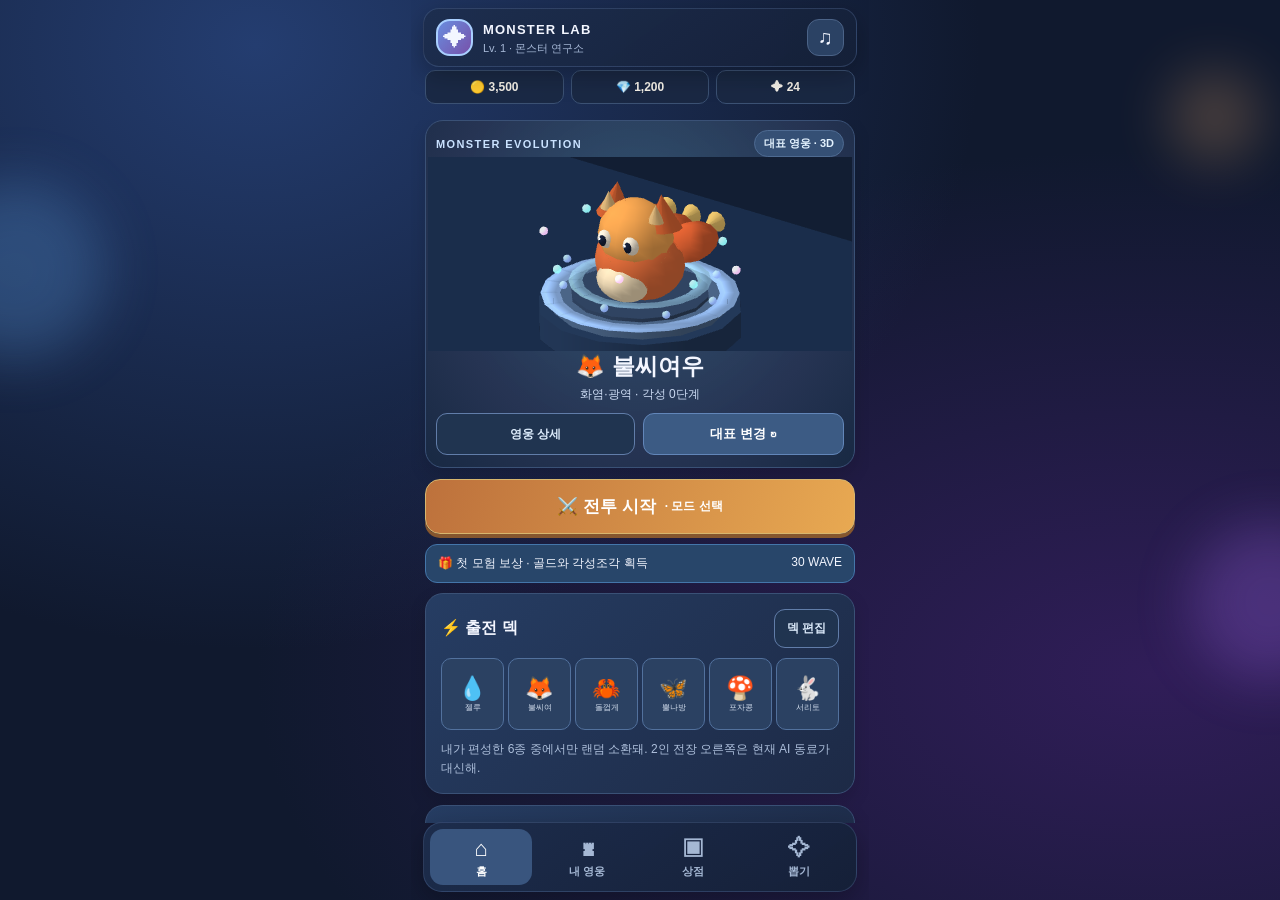
<file: source/index.html>
<!doctype html>
<html lang="ko">
<head>
<meta charset="utf-8"><meta name="viewport" content="width=device-width,initial-scale=1,maximum-scale=1,viewport-fit=cover,user-scalable=no"><meta name="theme-color" content="#111a32">
<title>MONSTER LAB — 폭주진화</title><link rel="stylesheet" href="styles.css">
</head>
<body>
<div id="app">
  <div id="ambient"><span class="orb o1"></span><span class="orb o2"></span><span class="orb o3"></span></div>
  <div id="lobby" class="screen">
    <header class="topbar glass">
      <div class="profile"><div class="portrait">✦</div><div><b>MONSTER LAB</b><small>Lv. <span id="playerLevel">1</span> · 몬스터 연구소</small></div></div>
      <button id="audioBtn" class="icon-btn" title="효과음">♫</button>
    </header>
    <div class="currency-bar">
      <div class="pill">🟡 <span id="goldVal">0</span></div><div class="pill">💎 <span id="gemVal">0</span></div><div class="pill">✦ <span id="shardVal">0</span></div>
    </div>
    <main id="lobbyMain" class="lobby-main"></main>
    <nav class="bottom-nav glass" aria-label="메인 메뉴">
      <button data-tab="home" class="nav-item active"><span>⌂</span>홈</button>
      <button data-tab="heroes" class="nav-item"><span>♜</span>내 영웅</button>
      <button data-tab="shop" class="nav-item"><span>▣</span>상점</button>
      <button data-tab="gacha" class="nav-item"><span>✧</span>뽑기</button>
    </nav>
  </div>
  <div id="battle" class="screen hidden">
    <div class="battle-header glass">
      <div class="battle-row"><button id="exitBattle" class="round-btn">‹</button><div class="battle-wave"><b id="waveText">WAVE 1 / 30</b><small id="battleTime">00:00</small></div><span id="battleMode" class="mode-tag">일반</span></div>
      <div class="hp-track"><div id="hpFill"></div></div>
      <div class="battle-stats"><span>♥ <b id="hpText">100</b></span><span>⚡ <b id="energyText">200</b></span><span>✧ <b id="stoneText">0</b></span><span id="allyTag">🤝 AI 동료</span></div>
      <div id="bossBarWrap" class="boss-wrap hidden"><b id="bossName">보스</b><div class="boss-track"><div id="bossFill"></div></div></div>
    </div>
    <div id="battleScene" class="scene-box">
      <div class="scene-label p1-label">내 몬스터</div><div class="scene-label p2-label">동료 진영</div>
      <div id="toastBattle" class="toast-battle"></div>
      <div id="waveStamp" class="wave-stamp"></div>
      <div id="selectionBubble" class="selection-bubble hidden"></div>
    </div>
    <div class="battle-bottom glass">
      <div class="battle-bars"><div class="gauge-wrap"><span>⚔️ 궁극기</span><div class="gauge"><div id="ultFill"></div></div><b id="ultText">0%</b></div><div class="gauge-wrap"><span>🤝 협동</span><div class="gauge duo"><div id="coopFill"></div></div><b id="coopText">0%</b></div></div>
      <div class="battle-buttons">
        <button id="summonBtn" class="action-btn summon"><b>✦ 소환</b><small id="summonCost">에너지 50</small></button>
        <button id="mergeBtn" class="action-btn merge"><b>⇪ 합성</b><small>동일 영웅 ×2</small></button>
        <button id="upgradeBtn" class="action-btn upgrade"><b>✧ 마석 강화</b><small>공격력 · 공속</small></button>
      </div>
      <div class="battle-buttons second"><button id="ultimateBtn" class="action-btn ultimate"><b>🔥 궁극기</b><small>★3 선택</small></button><button id="coopBtn" class="action-btn cooperate"><b>🤝 협동 융합</b><small>공동 게이지 100</small></button></div>
      <div class="battle-hint" id="battleHint">빈 칸을 터치해 보거나 소환 버튼을 눌러봐!</div>
    </div>
  </div>
  <div id="modalLayer" class="modal-layer hidden"><div class="modal-backdrop" id="modalBackdrop"></div><div id="modalContent" class="modal glass" role="dialog" aria-modal="true"></div></div>
  <div id="toast" class="toast"></div>
</div>
<script src="webgl.js"></script><script src="app.js"></script>
</body></html>
</file>
<file: source/styles.css>
:root{color-scheme:dark;--bg:#10192e;--panel:#1c2b49;--border:#3a5075;--sky:#a6d3ff;--text:#f3f6ff;--muted:#a6b8d6;--gold:#ffce77;--purple:#ac8aff}*{box-sizing:border-box;-webkit-tap-highlight-color:transparent}html,body{margin:0;height:100%;overscroll-behavior:none;background:var(--bg);font-family:-apple-system,BlinkMacSystemFont,"Apple SD Gothic Neo","Malgun Gothic",Arial,sans-serif;color:var(--text)}button{font-family:inherit;color:inherit;border:0;cursor:pointer;font-size:inherit}button:disabled{opacity:.46;cursor:not-allowed}#app,.screen{position:relative;width:100%;height:100dvh;min-height:530px;overflow:hidden}.hidden{display:none!important}#ambient{position:fixed;inset:0;pointer-events:none;background:radial-gradient(ellipse at 20% 5%,#243d70 0,transparent 50%),radial-gradient(ellipse at 90% 75%,#301d58 0,transparent 55%),#10192e}.orb{position:absolute;display:block;border-radius:50%;filter:blur(28px);opacity:.25}.o1{height:180px;width:180px;top:20%;left:-75px;background:#67aef7}.o2{height:160px;width:160px;top:58%;right:-70px;background:#ab6ef9}.o3{height:90px;width:90px;top:8%;right:20px;background:#fbb56e}.glass{background:linear-gradient(145deg,rgba(29,46,78,.95),rgba(21,32,56,.96));border:1px solid rgba(127,161,218,.21);box-shadow:0 8px 26px #0004}.topbar{z-index:2;position:absolute;left:12px;right:12px;top:calc(env(safe-area-inset-top) + 8px);padding:10px 12px;border-radius:16px;display:flex;align-items:center;justify-content:space-between}.profile{display:flex;gap:10px;align-items:center}.profile b{font-size:13px;letter-spacing:1.2px}.profile small,.small-muted{display:block;font-size:11px;color:var(--muted);margin-top:3px}.portrait{width:37px;height:37px;display:grid;place-items:center;background:linear-gradient(130deg,#698ddf,#7751aa);border:2px solid #a9cfff;border-radius:14px;font-size:24px}.icon-btn,.round-btn{background:#2b4264;border:1px solid #4b6387;border-radius:12px;font-size:20px;width:37px;height:37px}.currency-bar{position:absolute;z-index:1;left:14px;right:14px;top:calc(env(safe-area-inset-top) + 70px);display:flex;gap:7px}.pill{flex:1;background:#1b2944e8;border:1px solid #3b5173;border-radius:10px;padding:9px 5px;text-align:center;color:#f5f1e8;font-size:12px;font-weight:700}.lobby-main{position:absolute;inset:calc(env(safe-area-inset-top) + 120px) 0 calc(env(safe-area-inset-bottom) + 77px);overflow-y:auto;overscroll-behavior:contain;padding:0 14px 20px;scrollbar-width:none}.lobby-main::-webkit-scrollbar{display:none}.bottom-nav{position:absolute;bottom:calc(env(safe-area-inset-bottom) + 8px);left:12px;right:12px;z-index:3;display:grid;grid-template-columns:repeat(4,1fr);padding:6px;border-radius:19px;gap:4px}.nav-item{background:transparent;border-radius:13px;padding:8px 0 6px;display:flex;flex-direction:column;align-items:center;gap:4px;font-size:11px;color:#a5b8d4;font-weight:700}.nav-item span{font-size:22px;line-height:23px}.nav-item.active{background:#39557e;color:white}.section-heading{font-size:20px;font-weight:900;letter-spacing:-.4px;margin:14px 2px 9px;display:flex;justify-content:space-between;align-items:center}.section-heading small{font-size:11px;color:var(--muted);font-weight:500}.card{border:1px solid #3a5176;background:linear-gradient(135deg,#263d63,#1d2a46);border-radius:18px;padding:15px;margin-bottom:11px;box-shadow:0 7px 18px #0002}.hero-showcase{padding:9px 10px 12px;background:radial-gradient(ellipse at center 35%,#406c87b0,#263453 65%,#182943);overflow:hidden}.eyebrow{font-size:11px;letter-spacing:1.4px;color:#cae2ff;font-weight:800}.showcase-stage{height:194px;position:relative;margin:0 -8px}.showcase-caption{text-align:center;margin:0}.showcase-caption h2{font-size:23px;margin:0 0 4px}.showcase-caption p{font-size:12px;color:#cbdaf2;margin:0 0 10px}.hero-stage{height:100%;width:100%;touch-action:pan-y}.main-cta{width:100%;border-radius:15px;border:1px solid #d7b66e;background:linear-gradient(110deg,#bd713c,#e8a952);padding:15px 12px;color:#fff;box-shadow:0 4px 0 #85562e;font-size:17px;font-weight:900;display:flex;align-items:center;justify-content:center;gap:9px}.main-cta:active{transform:translateY(2px);box-shadow:0 2px 0 #85562e}.secondary-btn{border-radius:11px;background:#3c5b84;border:1px solid #6286b9;padding:11px 13px;color:#fff;font-weight:800;font-size:13px}.outline-btn{border-radius:11px;background:#203450;border:1px solid #617da9;padding:10px 12px;color:#dbeafa;font-weight:700;font-size:12px}.two-buttons,.flex-row{display:flex;gap:8px;align-items:stretch}.two-buttons>*{flex:1}.hint{color:#adbfdb;font-size:12px;line-height:1.6}.hflex{display:flex;align-items:center;justify-content:space-between;gap:10px}.event-strip{border-radius:12px;background:#28466a;border:1px solid #4476aa;padding:10px 12px;font-size:12px;display:flex;justify-content:space-between;gap:8px;margin:10px 0}.chip{display:inline-flex;padding:5px 9px;background:#355075;border:1px solid #4e6b92;border-radius:20px;color:#e4f3ff;font-size:11px;font-weight:800}.hero-grid{display:grid;grid-template-columns:repeat(3,minmax(0,1fr));gap:8px}.hero-card{position:relative;min-width:0;background:linear-gradient(150deg,#30466b,#1e304d);border:1px solid #526e96;border-radius:14px;padding:10px 4px;display:flex;align-items:center;flex-direction:column;gap:4px}.hero-card.selected{outline:2px solid #f3cc82}.hero-card.locked{filter:grayscale(.7);opacity:.62}.hero-emoji{font-size:38px;line-height:47px}.hero-name{font-size:12px;font-weight:900;white-space:nowrap}.hero-meta{font-size:10px;color:#bbcae4}.deck-strip{display:grid;grid-template-columns:repeat(6,minmax(0,1fr));gap:4px;margin:10px 0}.deck-slot{aspect-ratio:.88;background:#2b4162;border:1px solid #52719d;border-radius:10px;text-align:center;font-size:23px;position:relative;padding:4px 0}.deck-slot small{display:block;font-size:8px;color:#d2dded}.deck-slot.editing{outline:2px solid #ffc568}.lobby-action{width:100%;padding:12px;border-radius:12px;background:linear-gradient(115deg,#426ca7,#5467b6);font-weight:800}.mini-stat{font-size:11px;color:#b7c9df}.row-split{display:flex;justify-content:space-between;gap:8px;align-items:center;margin:8px 0}.info-panel{background:#15243d;border-radius:12px;padding:12px;border:1px solid #354c70}.meter{height:9px;border-radius:20px;background:#162943;overflow:hidden}.meter>div{height:100%;background:linear-gradient(90deg,#6ca2ec,#b7dafc);border-radius:20px}.shop-row{display:flex;align-items:center;gap:12px;border-bottom:1px solid #3b4f6f;padding:11px 0}.shop-row:last-child{border-bottom:0}.shop-icon{width:53px;height:53px;display:grid;place-items:center;font-size:32px;background:#3b5476;border-radius:13px}.shop-detail{flex:1;min-width:0}.shop-detail b{font-size:13px}.shop-detail small{font-size:11px;color:#bfd2ed;display:block;margin-top:4px}.small-action{border-radius:10px;padding:10px;background:linear-gradient(145deg,#416d9c,#3d5487);font-weight:800;font-size:12px;white-space:nowrap}.gacha-orb{height:164px;display:grid;place-items:center;font-size:95px;position:relative;text-shadow:0 0 22px #cfaffc;animation:float 3s ease-in-out infinite}.gacha-orb:before{content:"";position:absolute;width:160px;height:160px;border:2px solid #9e8ada88;transform:rotate(-18deg);border-radius:50%;box-shadow:0 0 30px #9f71db6b}.gacha-orb:after{content:"";position:absolute;width:125px;height:125px;border:1px dashed #e2bdffbb;border-radius:50%;animation:spin 12s linear infinite}@keyframes spin{to{transform:rotate(360deg)}}@keyframes float{50%{transform:translateY(-8px)}}.pull-button{padding:15px 7px;border-radius:12px;background:linear-gradient(120deg,#5d5cab,#8d69b0);border:1px solid #b697df;font-weight:900;flex:1}.pull-button.gold{background:linear-gradient(120deg,#a26640,#db9c61);border-color:#e7bf7d}.result-grid{display:grid;grid-template-columns:repeat(5,1fr);gap:6px}.result-card{background:#2f4566;border-radius:10px;padding:8px 2px;text-align:center;border:1px solid #55749f}.result-card span{font-size:26px;display:block}.result-card small{font-size:10px;color:#dbe6f8}.rarity-전설{border-color:#f6c765!important}.rarity-신화{border-color:#df9aff!important;box-shadow:0 0 10px #b286fb88}.mode-picker{display:grid;grid-template-columns:repeat(2,1fr);gap:8px;margin:11px 0}.mode-option{border:1px solid #4a638b;background:#293f60;padding:9px;border-radius:10px;text-align:center;font-size:12px}.mode-option.on{border-color:#ffc77a;background:#50476c}.mode-option b{display:block;font-size:14px;margin-bottom:4px}.mode-option small{color:#a8c1e3}.battle-header{z-index:3;position:absolute;top:calc(env(safe-area-inset-top) + 6px);left:8px;right:8px;border-radius:15px;padding:8px 10px}.battle-row,.battle-stats{display:flex;justify-content:space-between;align-items:center;gap:8px}.battle-row{margin-bottom:7px}.battle-wave{display:flex;flex-direction:column;gap:3px;align-items:center}.battle-wave b{font-size:14px;letter-spacing:.5px}.battle-wave small{font-size:10px;color:#bad5ef}.mode-tag{font-size:10px;background:#40547c;padding:7px 8px;border-radius:8px}.round-btn{width:27px;height:27px;font-size:22px}.hp-track{height:8px;border-radius:20px;background:#37273f;overflow:hidden}.hp-track>div{height:100%;width:100%;background:linear-gradient(90deg,#f66b7e,#ffc0a6)}.battle-stats{font-size:12px;color:#eff6ff;margin-top:8px}.battle-stats span:nth-child(2){color:#ffe2a4}.battle-stats span:nth-child(3){color:#a1e2ff}#allyTag{font-size:10px;color:#bacded}.boss-wrap{margin-top:9px;text-align:center}.boss-wrap b{display:block;font-size:11px;color:#ffd0cb;margin-bottom:4px}.boss-track{height:6px;border-radius:10px;background:#452535;overflow:hidden}.boss-track>div{height:100%;width:100%;background:linear-gradient(90deg,#e85370,#ffb487)}.scene-box{position:absolute;top:calc(env(safe-area-inset-top) + 102px);bottom:calc(env(safe-area-inset-bottom) + 228px);left:0;right:0;overflow:hidden;touch-action:none;background:radial-gradient(circle at 50% 48%,#223956,#142035)}canvas{display:block;width:100%;height:100%;touch-action:none}.scene-label{position:absolute;z-index:1;top:48%;font-size:10px;color:#f0f5ffbb;pointer-events:none;background:#172943aa;padding:5px 7px;border-radius:8px}.p1-label{left:2px}.p2-label{right:2px}.toast-battle{position:absolute;pointer-events:none;bottom:17px;left:5%;right:5%;text-align:center;font-size:12px;font-weight:800;text-shadow:0 2px 5px #061126;transition:opacity .25s;opacity:0}.toast-battle.show{opacity:1}.wave-stamp{position:absolute;top:30%;width:100%;text-align:center;font-size:24px;font-weight:1000;color:#ffdc92;text-shadow:0 4px 15px #000;opacity:0;transform:scale(.9);transition:all .25s;pointer-events:none}.wave-stamp.show{opacity:1;transform:scale(1)}.selection-bubble{position:absolute;left:8px;bottom:8px;background:#14223fe8;border:1px solid #81a9e6;border-radius:9px;padding:7px 10px;font-size:11px;max-width:75%;pointer-events:none}.battle-bottom{position:absolute;bottom:calc(env(safe-area-inset-bottom) + 5px);left:7px;right:7px;z-index:3;border-radius:17px;padding:8px}.battle-bars{display:flex;gap:10px;margin-bottom:8px}.gauge-wrap{flex:1;min-width:0;display:grid;grid-template-columns:auto 1fr auto;align-items:center;gap:4px;font-size:9px;color:#c9d8f0}.gauge-wrap b{font-size:10px}.gauge{height:7px;background:#1c273e;border-radius:10px;overflow:hidden}.gauge>div{background:linear-gradient(90deg,#f9a35c,#ffe08c);height:100%;width:0}.gauge.duo>div{background:linear-gradient(90deg,#9976da,#c4b4fa)}.battle-buttons{display:grid;grid-template-columns:1.1fr 1fr 1fr;gap:6px}.battle-buttons.second{grid-template-columns:1fr 1fr;margin-top:6px}.action-btn{border-radius:11px;border:1px solid #668bb9;padding:8px 3px;display:flex;flex-direction:column;gap:3px;align-items:center;background:linear-gradient(140deg,#3b648c,#2e4a73);min-width:0}.action-btn b{font-size:12px;white-space:nowrap}.action-btn small{font-size:9px;color:#d2e3f9;white-space:nowrap}.action-btn.summon{background:linear-gradient(135deg,#b96c40,#d99e53);border-color:#ffc078}.action-btn.ultimate{background:linear-gradient(135deg,#b85645,#7f4577);border-color:#d9858d}.action-btn.cooperate{background:linear-gradient(135deg,#745bb9,#535daa);border-color:#b7a6f2}.battle-hint{text-align:center;font-size:10px;color:#b3c7df;margin-top:7px;min-height:13px}.modal-layer{position:fixed;z-index:20;inset:0;display:grid;place-items:center;padding:18px}.modal-backdrop{position:absolute;inset:0;background:#030813b9;backdrop-filter:blur(4px)}.modal{position:relative;width:100%;max-width:410px;max-height:80dvh;overflow-y:auto;border-radius:20px;padding:18px;box-shadow:0 18px 100px #000b}.modal h2{font-size:20px;margin:0 0 10px}.modal h3{font-size:15px;margin:0 0 8px}.modal p{color:#b8c8e0;font-size:13px;line-height:1.55;margin:5px 0 12px}.modal-actions{display:flex;gap:8px;margin-top:14px}.modal-actions>*{flex:1}.modal .cross{position:absolute;right:13px;top:12px;font-size:22px;background:transparent}.toast{position:fixed;z-index:50;left:50%;bottom:calc(env(safe-area-inset-bottom) + 88px);transform:translateX(-50%) translateY(10px);background:#334f73f2;border:1px solid #91b0dd;border-radius:13px;padding:10px 15px;opacity:0;pointer-events:none;transition:opacity .3s,transform .3s;font-size:12px;max-width:90%;white-space:nowrap}.toast.visible{opacity:1;transform:translateX(-50%) translateY(0)}.mini-switch{display:flex;align-items:center;gap:6px;font-size:11px;color:#cfe0f5}.mini-switch input{accent-color:#a4a0ff}.separator{height:1px;background:#415577;margin:10px 0}.color-dot{display:inline-block;width:8px;height:8px;border-radius:50%;background:#baf2ff;margin-right:4px}.pill-tag{display:inline-block;border:1px solid #5a7194;border-radius:7px;padding:3px 6px;font-size:10px;color:#c4d6f2}.turn-indicator{background:#37446a;padding:9px;border-radius:10px;text-align:center;font-weight:800;font-size:12px} @media(max-width:360px){.battle-bottom{padding:6px}.scene-box{bottom:calc(env(safe-area-inset-bottom) + 210px)}.action-btn b{font-size:11px}.topbar{padding:8px}.lobby-main{padding-left:10px;padding-right:10px}}@media(min-width:620px){#app{max-width:460px;margin:auto;border-left:1px solid #34456a;border-right:1px solid #34456a}.screen{max-width:460px}.modal-layer{left:50%;width:460px;transform:translateX(-50%)}}

.selection-bubble{display:flex;align-items:center;gap:6px;justify-content:space-between;pointer-events:auto}.selection-bubble span{flex:1}.selection-bubble button{background:#3c6385;border:1px solid #85b5e0;border-radius:8px;padding:5px 8px;font-size:11px;white-space:nowrap}
</file>
